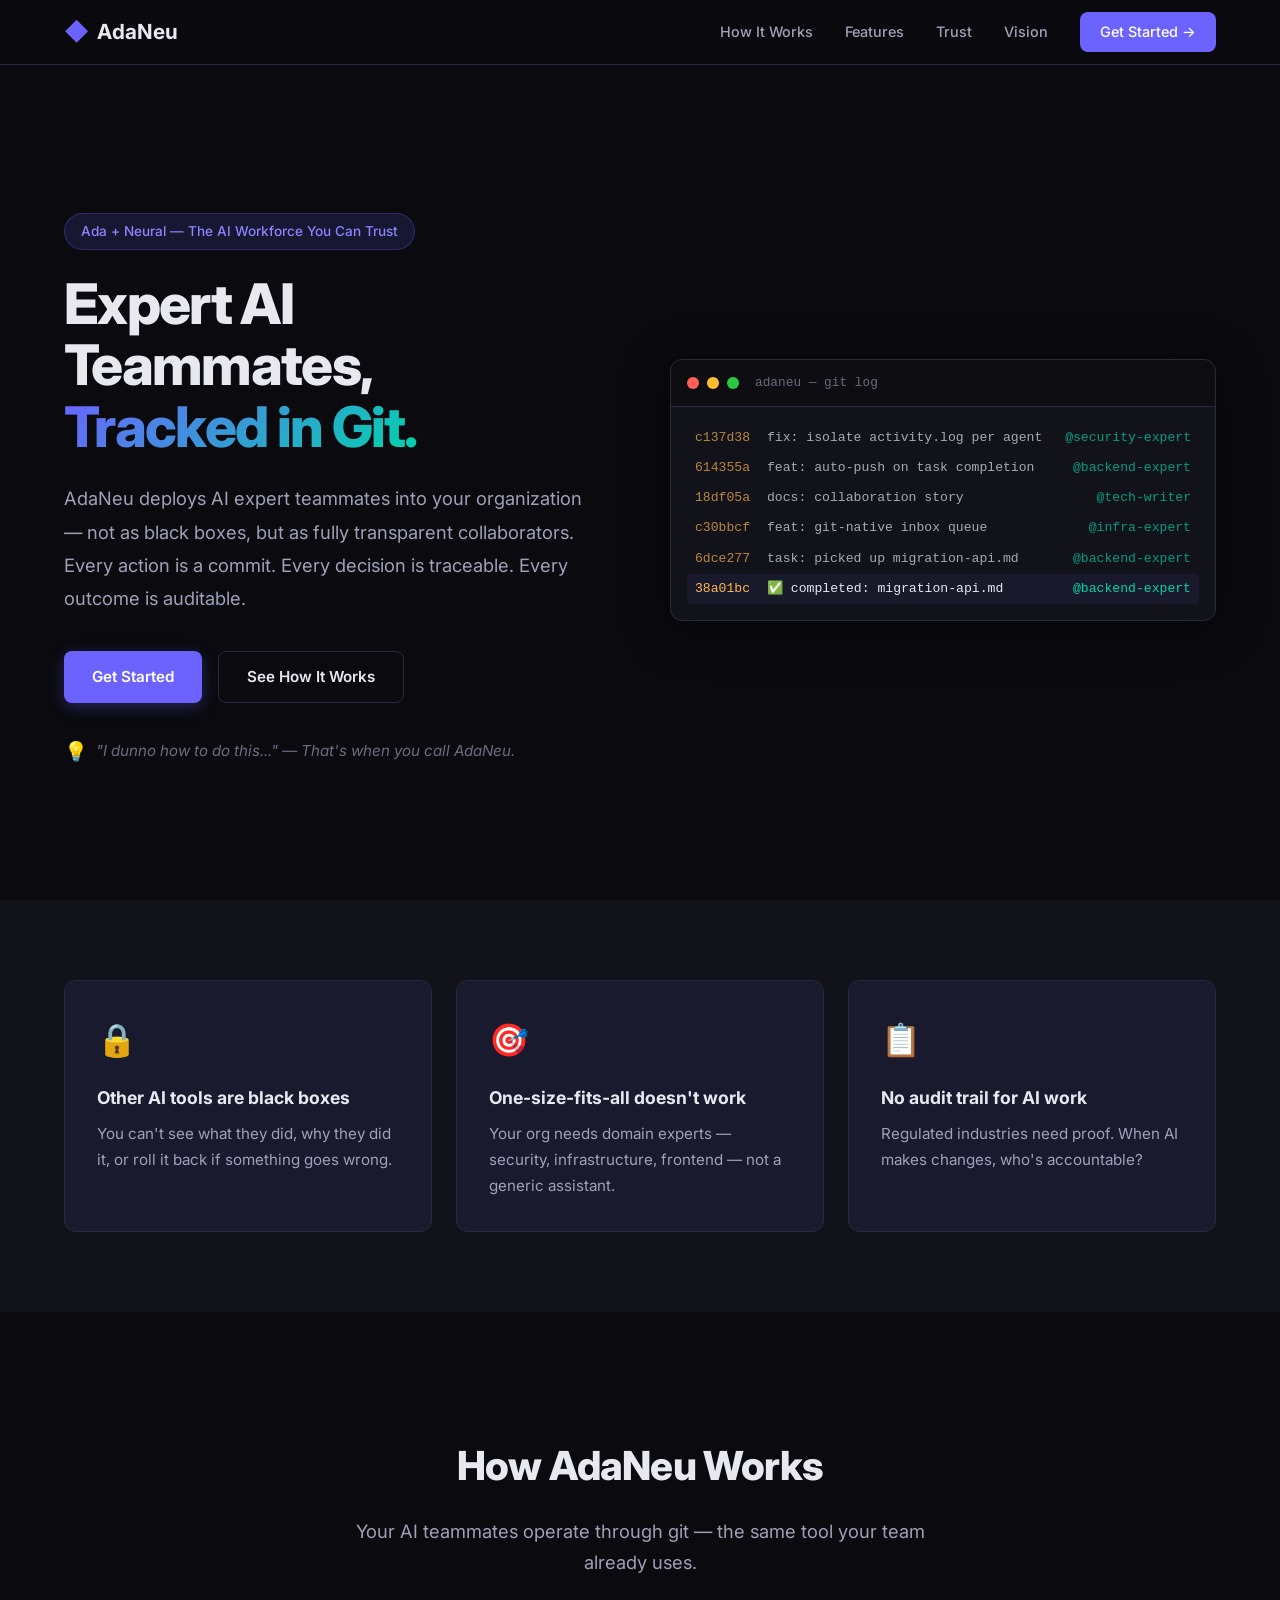
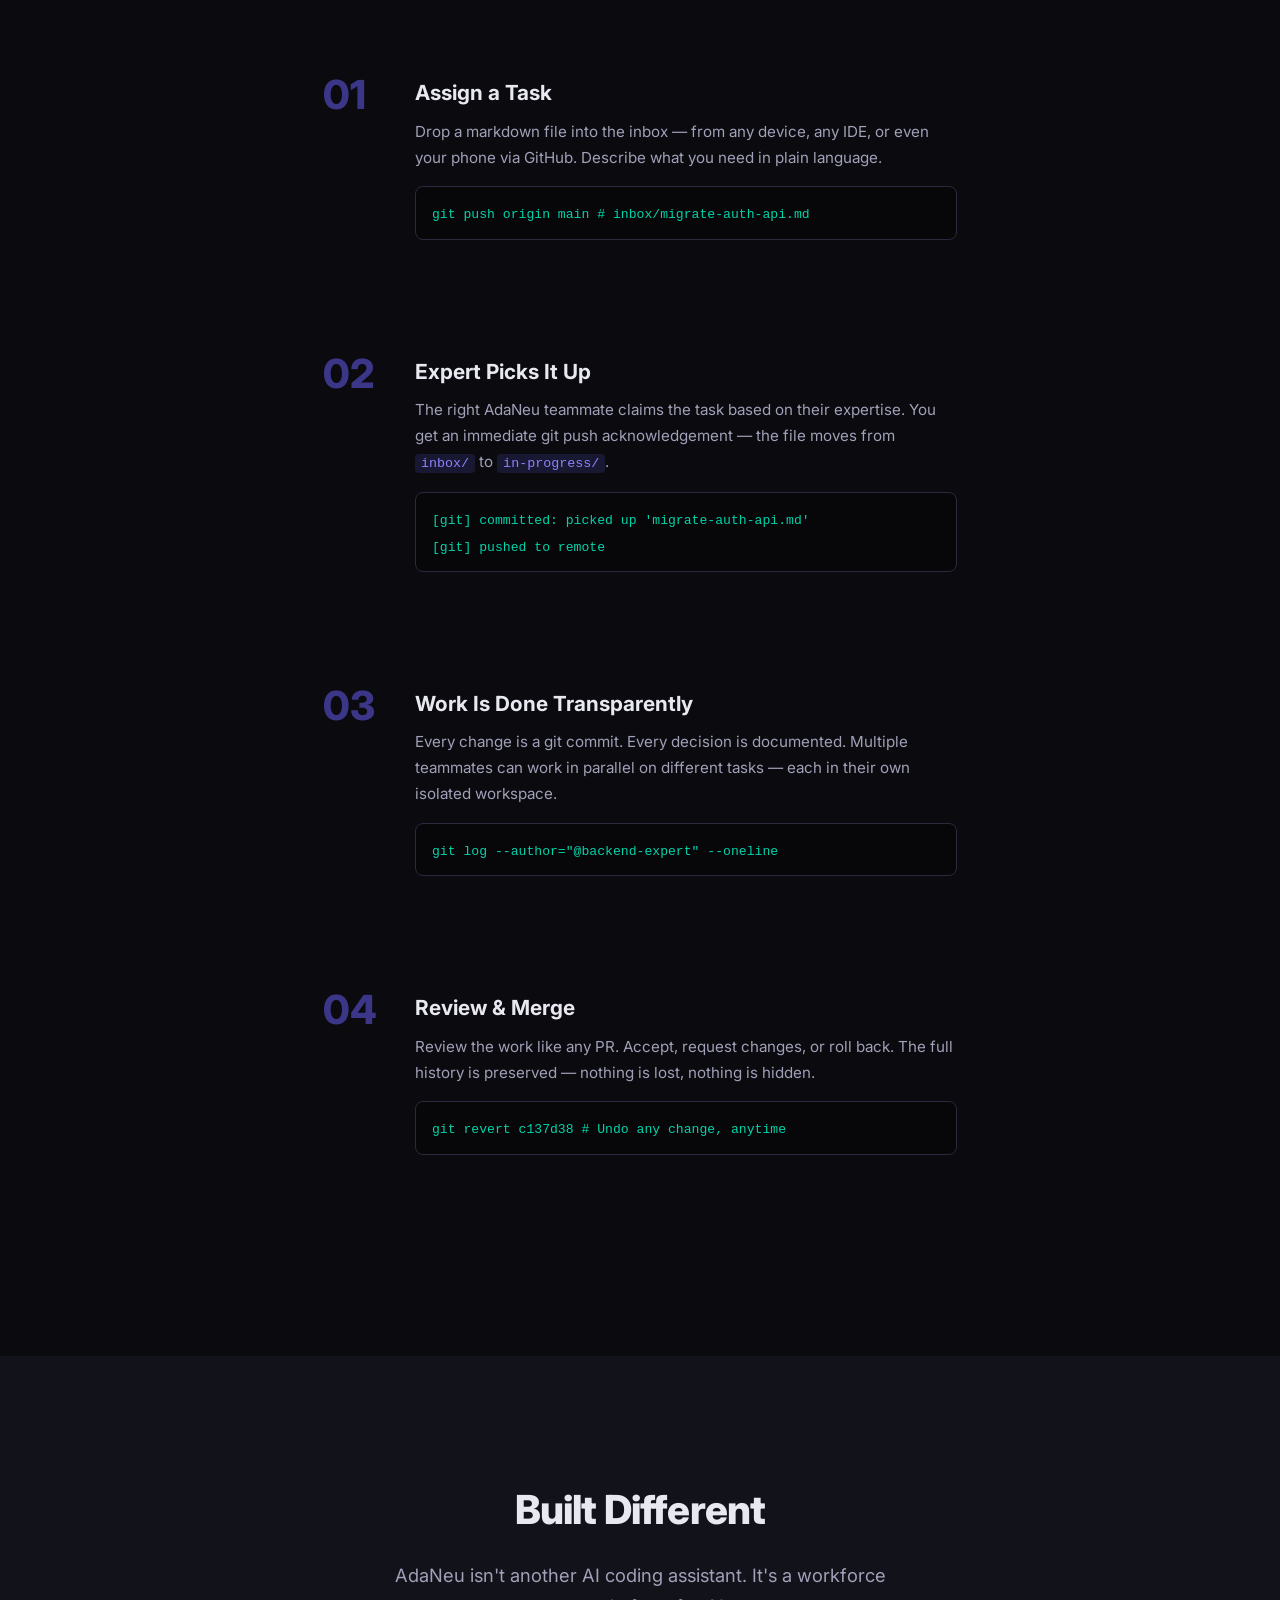
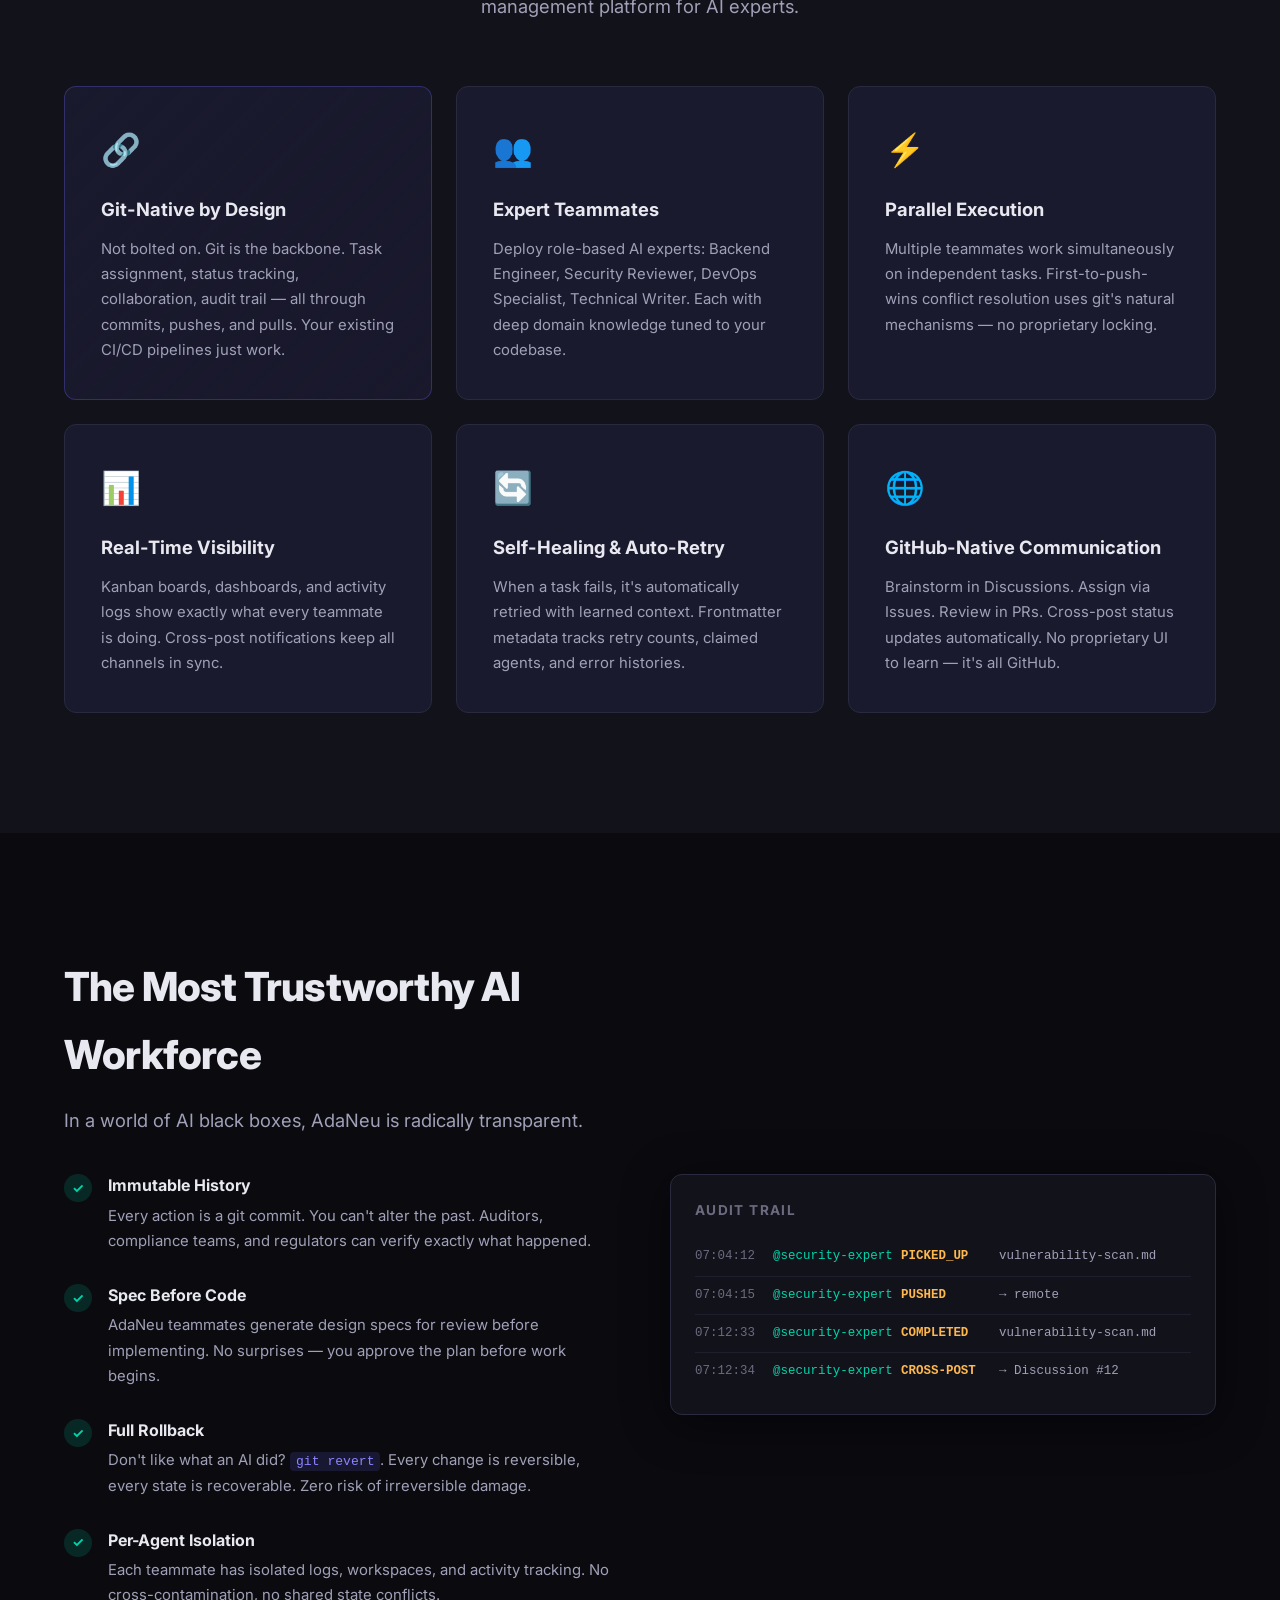
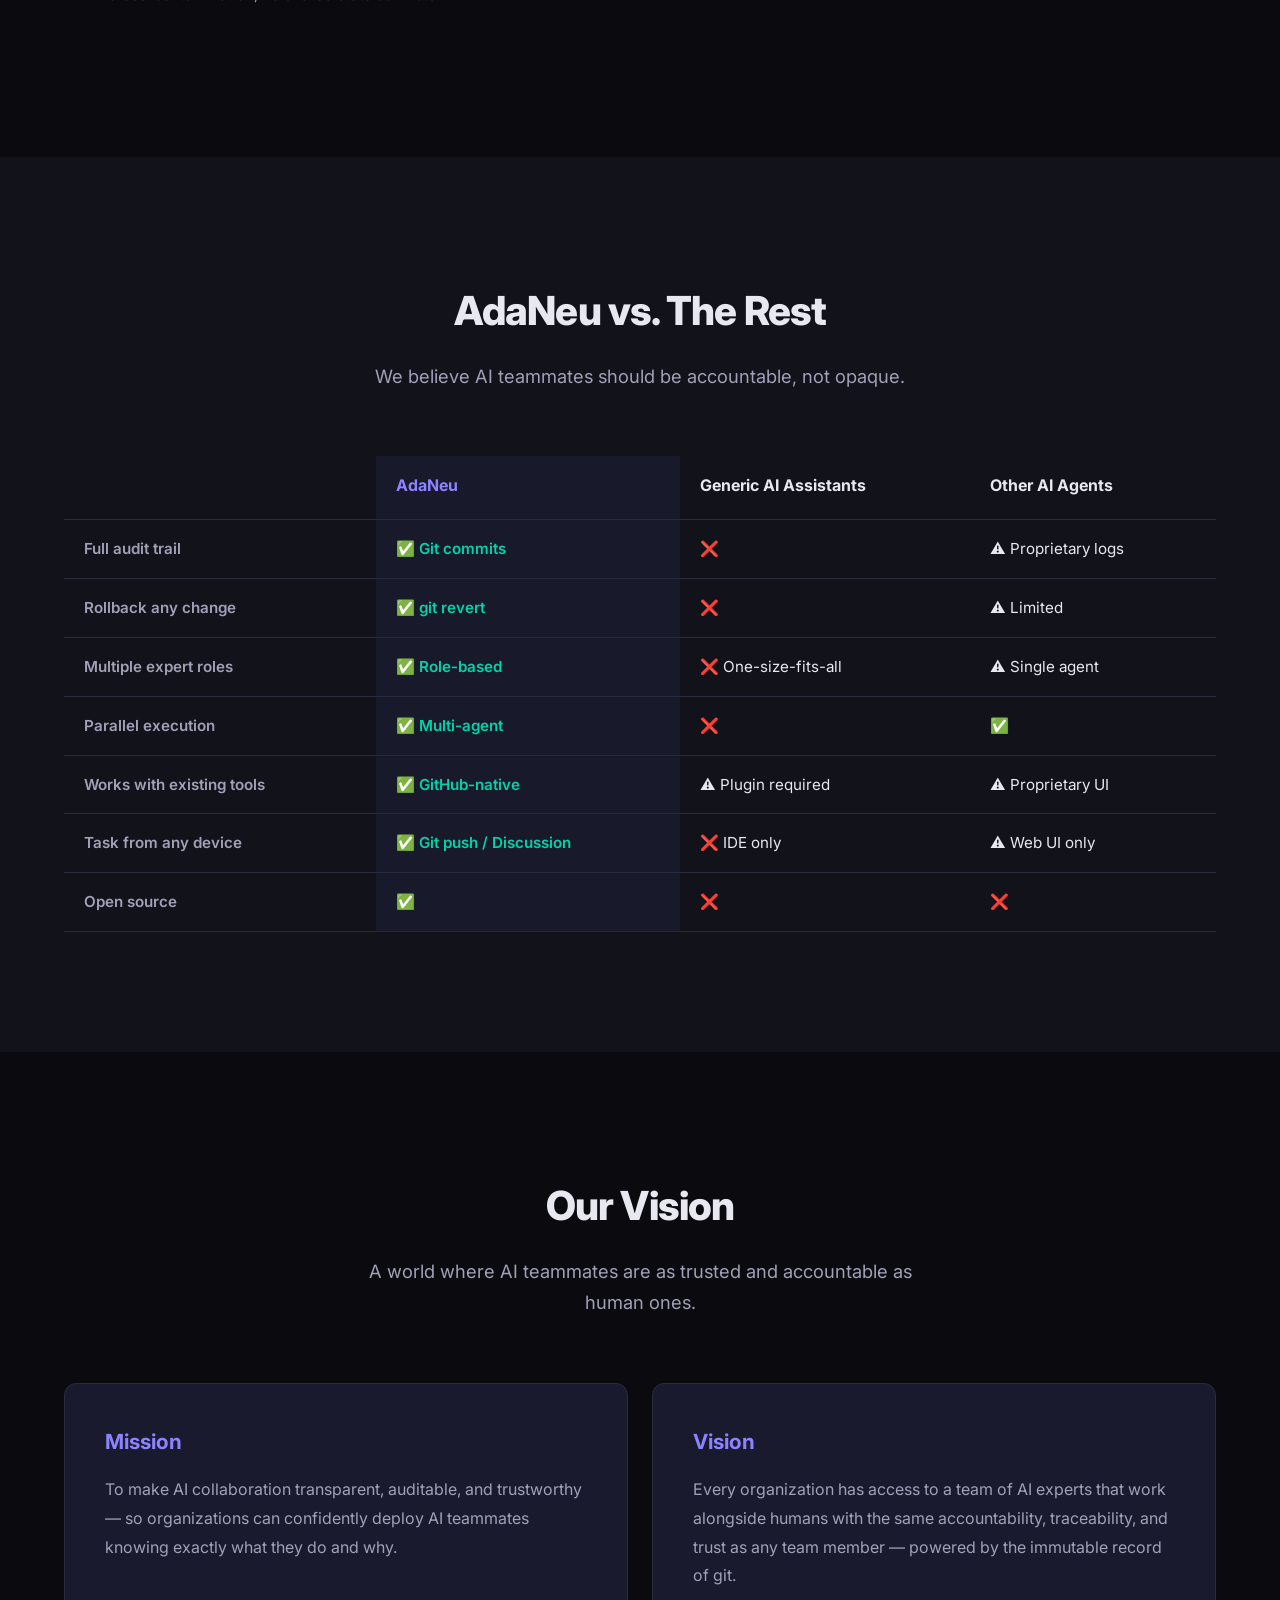
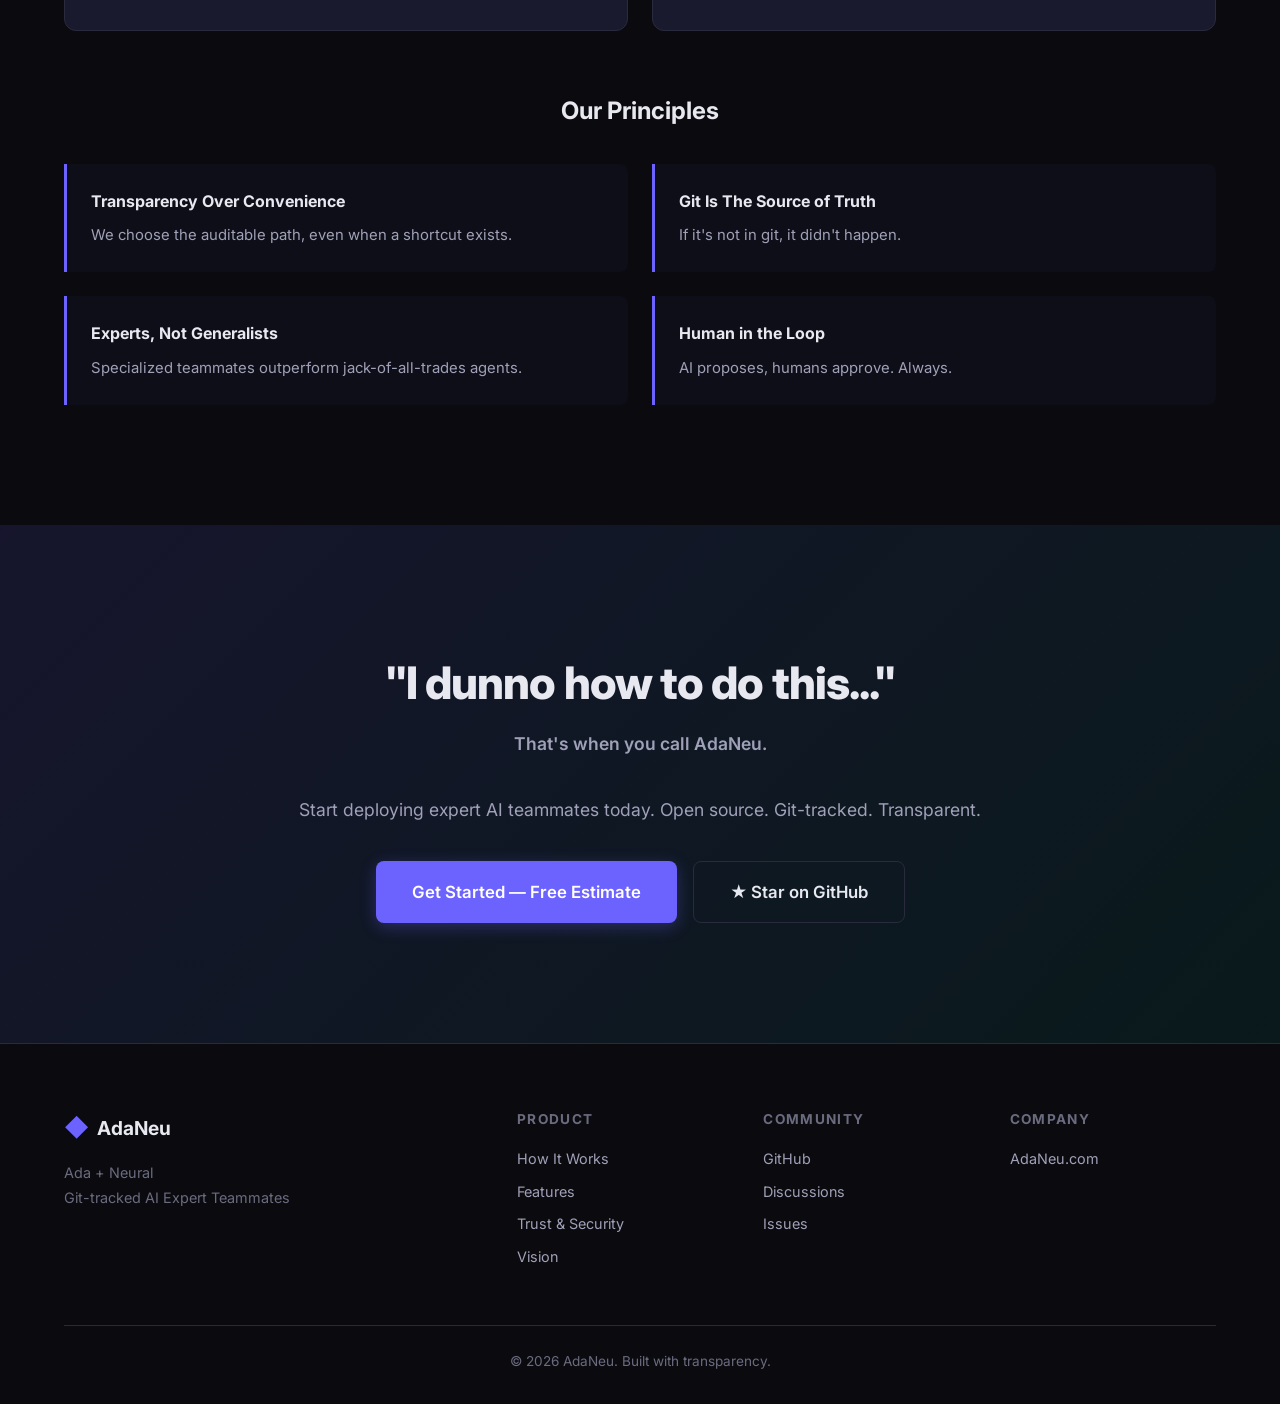
<file: index.html>
<!DOCTYPE html>
<html lang="en">
<head>
    <meta charset="UTF-8">
    <meta name="viewport" content="width=device-width, initial-scale=1.0">
    <title>AdaNeu — AI Expert Teammates for Organizations</title>
    <meta name="description" content="AdaNeu provides git-tracked AI expert teammates that integrate into your organization as a transparent, auditable workforce. Every action is a commit. Every decision is traceable.">
    <link rel="preconnect" href="https://fonts.googleapis.com">
    <link rel="preconnect" href="https://fonts.gstatic.com" crossorigin>
    <link href="https://fonts.googleapis.com/css2?family=Inter:wght@300;400;500;600;700;800&display=swap" rel="stylesheet">
    <link rel="stylesheet" href="style.css">
    <link rel="icon" type="image/svg+xml" href="favicon.svg">
</head>
<body>
    <!-- Navigation -->
    <nav class="nav">
        <div class="nav-container">
            <a href="/" class="nav-logo">
                <span class="logo-icon">◆</span>
                <span class="logo-text">AdaNeu</span>
            </a>
            <div class="nav-links">
                <a href="#how-it-works">How It Works</a>
                <a href="#features">Features</a>
                <a href="#trust">Trust</a>
                <a href="#vision">Vision</a>
                <a href="get-started.html" class="nav-cta">Get Started →</a>
            </div>
            <button class="nav-mobile-toggle" aria-label="Toggle menu">
                <span></span>
                <span></span>
                <span></span>
            </button>
        </div>
    </nav>

    <!-- Hero Section -->
    <section class="hero">
        <div class="hero-container">
            <div class="hero-badge">Ada + Neural — The AI Workforce You Can Trust</div>
            <h1 class="hero-title">
                Expert AI Teammates,<br>
                <span class="hero-highlight">Tracked in Git.</span>
            </h1>
            <p class="hero-subtitle">
                AdaNeu deploys AI expert teammates into your organization — not as black boxes, 
                but as fully transparent collaborators. Every action is a commit. 
                Every decision is traceable. Every outcome is auditable.
            </p>
            <div class="hero-cta-group">
                <a href="get-started.html" class="btn btn-primary">
                    Get Started
                </a>
                <a href="#how-it-works" class="btn btn-secondary">
                    See How It Works
                </a>
            </div>
            <div class="hero-tagline">
                <span class="hero-tagline-icon">💡</span>
                <em>"I dunno how to do this..." — That's when you call AdaNeu.</em>
            </div>
        </div>
        <div class="hero-visual">
            <div class="terminal">
                <div class="terminal-header">
                    <span class="terminal-dot red"></span>
                    <span class="terminal-dot yellow"></span>
                    <span class="terminal-dot green"></span>
                    <span class="terminal-title">adaneu — git log</span>
                </div>
                <div class="terminal-body">
                    <div class="terminal-line">
                        <span class="t-hash">c137d38</span>
                        <span class="t-msg">fix: isolate activity.log per agent</span>
                        <span class="t-agent">@security-expert</span>
                    </div>
                    <div class="terminal-line">
                        <span class="t-hash">614355a</span>
                        <span class="t-msg">feat: auto-push on task completion</span>
                        <span class="t-agent">@backend-expert</span>
                    </div>
                    <div class="terminal-line">
                        <span class="t-hash">18df05a</span>
                        <span class="t-msg">docs: collaboration story</span>
                        <span class="t-agent">@tech-writer</span>
                    </div>
                    <div class="terminal-line">
                        <span class="t-hash">c30bbcf</span>
                        <span class="t-msg">feat: git-native inbox queue</span>
                        <span class="t-agent">@infra-expert</span>
                    </div>
                    <div class="terminal-line">
                        <span class="t-hash">6dce277</span>
                        <span class="t-msg">task: picked up migration-api.md</span>
                        <span class="t-agent">@backend-expert</span>
                    </div>
                    <div class="terminal-line active">
                        <span class="t-hash">38a01bc</span>
                        <span class="t-msg">✅ completed: migration-api.md</span>
                        <span class="t-agent">@backend-expert</span>
                    </div>
                </div>
            </div>
        </div>
    </section>

    <!-- Problem Section -->
    <section class="problem">
        <div class="container">
            <div class="problem-grid">
                <div class="problem-card">
                    <div class="problem-icon">🔒</div>
                    <h3>Other AI tools are black boxes</h3>
                    <p>You can't see what they did, why they did it, or roll it back if something goes wrong.</p>
                </div>
                <div class="problem-card">
                    <div class="problem-icon">🎯</div>
                    <h3>One-size-fits-all doesn't work</h3>
                    <p>Your org needs domain experts — security, infrastructure, frontend — not a generic assistant.</p>
                </div>
                <div class="problem-card">
                    <div class="problem-icon">📋</div>
                    <h3>No audit trail for AI work</h3>
                    <p>Regulated industries need proof. When AI makes changes, who's accountable?</p>
                </div>
            </div>
        </div>
    </section>

    <!-- How It Works -->
    <section id="how-it-works" class="how-it-works">
        <div class="container">
            <div class="section-header">
                <h2>How AdaNeu Works</h2>
                <p>Your AI teammates operate through git — the same tool your team already uses.</p>
            </div>
            <div class="steps">
                <div class="step">
                    <div class="step-number">01</div>
                    <div class="step-content">
                        <h3>Assign a Task</h3>
                        <p>Drop a markdown file into the inbox — from any device, any IDE, or even your phone via GitHub. Describe what you need in plain language.</p>
                        <div class="step-code">
                            <code>git push origin main  # inbox/migrate-auth-api.md</code>
                        </div>
                    </div>
                </div>
                <div class="step">
                    <div class="step-number">02</div>
                    <div class="step-content">
                        <h3>Expert Picks It Up</h3>
                        <p>The right AdaNeu teammate claims the task based on their expertise. You get an immediate git push acknowledgement — the file moves from <code>inbox/</code> to <code>in-progress/</code>.</p>
                        <div class="step-code">
                            <code>[git] committed: picked up 'migrate-auth-api.md'<br>[git] pushed to remote</code>
                        </div>
                    </div>
                </div>
                <div class="step">
                    <div class="step-number">03</div>
                    <div class="step-content">
                        <h3>Work Is Done Transparently</h3>
                        <p>Every change is a git commit. Every decision is documented. Multiple teammates can work in parallel on different tasks — each in their own isolated workspace.</p>
                        <div class="step-code">
                            <code>git log --author="@backend-expert" --oneline</code>
                        </div>
                    </div>
                </div>
                <div class="step">
                    <div class="step-number">04</div>
                    <div class="step-content">
                        <h3>Review &amp; Merge</h3>
                        <p>Review the work like any PR. Accept, request changes, or roll back. The full history is preserved — nothing is lost, nothing is hidden.</p>
                        <div class="step-code">
                            <code>git revert c137d38  # Undo any change, anytime</code>
                        </div>
                    </div>
                </div>
            </div>
        </div>
    </section>

    <!-- Features -->
    <section id="features" class="features">
        <div class="container">
            <div class="section-header">
                <h2>Built Different</h2>
                <p>AdaNeu isn't another AI coding assistant. It's a workforce management platform for AI experts.</p>
            </div>
            <div class="features-grid">
                <div class="feature-card feature-highlight">
                    <div class="feature-icon">🔗</div>
                    <h3>Git-Native by Design</h3>
                    <p>Not bolted on. Git is the backbone. Task assignment, status tracking, collaboration, audit trail — all through commits, pushes, and pulls. Your existing CI/CD pipelines just work.</p>
                </div>
                <div class="feature-card">
                    <div class="feature-icon">👥</div>
                    <h3>Expert Teammates</h3>
                    <p>Deploy role-based AI experts: Backend Engineer, Security Reviewer, DevOps Specialist, Technical Writer. Each with deep domain knowledge tuned to your codebase.</p>
                </div>
                <div class="feature-card">
                    <div class="feature-icon">⚡</div>
                    <h3>Parallel Execution</h3>
                    <p>Multiple teammates work simultaneously on independent tasks. First-to-push-wins conflict resolution uses git's natural mechanisms — no proprietary locking.</p>
                </div>
                <div class="feature-card">
                    <div class="feature-icon">📊</div>
                    <h3>Real-Time Visibility</h3>
                    <p>Kanban boards, dashboards, and activity logs show exactly what every teammate is doing. Cross-post notifications keep all channels in sync.</p>
                </div>
                <div class="feature-card">
                    <div class="feature-icon">🔄</div>
                    <h3>Self-Healing &amp; Auto-Retry</h3>
                    <p>When a task fails, it's automatically retried with learned context. Frontmatter metadata tracks retry counts, claimed agents, and error histories.</p>
                </div>
                <div class="feature-card">
                    <div class="feature-icon">🌐</div>
                    <h3>GitHub-Native Communication</h3>
                    <p>Brainstorm in Discussions. Assign via Issues. Review in PRs. Cross-post status updates automatically. No proprietary UI to learn — it's all GitHub.</p>
                </div>
            </div>
        </div>
    </section>

    <!-- Trust Section -->
    <section id="trust" class="trust">
        <div class="container">
            <div class="trust-grid">
                <div class="trust-content">
                    <h2>The Most Trustworthy AI Workforce</h2>
                    <p class="trust-lead">In a world of AI black boxes, AdaNeu is radically transparent.</p>
                    <div class="trust-points">
                        <div class="trust-point">
                            <div class="trust-check">✓</div>
                            <div>
                                <strong>Immutable History</strong>
                                <p>Every action is a git commit. You can't alter the past. Auditors, compliance teams, and regulators can verify exactly what happened.</p>
                            </div>
                        </div>
                        <div class="trust-point">
                            <div class="trust-check">✓</div>
                            <div>
                                <strong>Spec Before Code</strong>
                                <p>AdaNeu teammates generate design specs for review before implementing. No surprises — you approve the plan before work begins.</p>
                            </div>
                        </div>
                        <div class="trust-point">
                            <div class="trust-check">✓</div>
                            <div>
                                <strong>Full Rollback</strong>
                                <p>Don't like what an AI did? <code>git revert</code>. Every change is reversible, every state is recoverable. Zero risk of irreversible damage.</p>
                            </div>
                        </div>
                        <div class="trust-point">
                            <div class="trust-check">✓</div>
                            <div>
                                <strong>Per-Agent Isolation</strong>
                                <p>Each teammate has isolated logs, workspaces, and activity tracking. No cross-contamination, no shared state conflicts.</p>
                            </div>
                        </div>
                    </div>
                </div>
                <div class="trust-visual">
                    <div class="audit-card">
                        <h4>Audit Trail</h4>
                        <div class="audit-entry">
                            <span class="audit-time">07:04:12</span>
                            <span class="audit-agent">@security-expert</span>
                            <span class="audit-action">PICKED_UP</span>
                            <span class="audit-task">vulnerability-scan.md</span>
                        </div>
                        <div class="audit-entry">
                            <span class="audit-time">07:04:15</span>
                            <span class="audit-agent">@security-expert</span>
                            <span class="audit-action">PUSHED</span>
                            <span class="audit-task">→ remote</span>
                        </div>
                        <div class="audit-entry">
                            <span class="audit-time">07:12:33</span>
                            <span class="audit-agent">@security-expert</span>
                            <span class="audit-action">COMPLETED</span>
                            <span class="audit-task">vulnerability-scan.md</span>
                        </div>
                        <div class="audit-entry">
                            <span class="audit-time">07:12:34</span>
                            <span class="audit-agent">@security-expert</span>
                            <span class="audit-action">CROSS-POST</span>
                            <span class="audit-task">→ Discussion #12</span>
                        </div>
                    </div>
                </div>
            </div>
        </div>
    </section>

    <!-- Comparison -->
    <section class="comparison">
        <div class="container">
            <div class="section-header">
                <h2>AdaNeu vs. The Rest</h2>
                <p>We believe AI teammates should be accountable, not opaque.</p>
            </div>
            <div class="comparison-table-wrapper">
                <table class="comparison-table">
                    <thead>
                        <tr>
                            <th></th>
                            <th class="highlight-col">AdaNeu</th>
                            <th>Generic AI Assistants</th>
                            <th>Other AI Agents</th>
                        </tr>
                    </thead>
                    <tbody>
                        <tr>
                            <td>Full audit trail</td>
                            <td class="highlight-col">✅ Git commits</td>
                            <td>❌</td>
                            <td>⚠️ Proprietary logs</td>
                        </tr>
                        <tr>
                            <td>Rollback any change</td>
                            <td class="highlight-col">✅ git revert</td>
                            <td>❌</td>
                            <td>⚠️ Limited</td>
                        </tr>
                        <tr>
                            <td>Multiple expert roles</td>
                            <td class="highlight-col">✅ Role-based</td>
                            <td>❌ One-size-fits-all</td>
                            <td>⚠️ Single agent</td>
                        </tr>
                        <tr>
                            <td>Parallel execution</td>
                            <td class="highlight-col">✅ Multi-agent</td>
                            <td>❌</td>
                            <td>✅</td>
                        </tr>
                        <tr>
                            <td>Works with existing tools</td>
                            <td class="highlight-col">✅ GitHub-native</td>
                            <td>⚠️ Plugin required</td>
                            <td>⚠️ Proprietary UI</td>
                        </tr>
                        <tr>
                            <td>Task from any device</td>
                            <td class="highlight-col">✅ Git push / Discussion</td>
                            <td>❌ IDE only</td>
                            <td>⚠️ Web UI only</td>
                        </tr>
                        <tr>
                            <td>Open source</td>
                            <td class="highlight-col">✅</td>
                            <td>❌</td>
                            <td>❌</td>
                        </tr>
                    </tbody>
                </table>
            </div>
        </div>
    </section>

    <!-- Vision Section -->
    <section id="vision" class="vision">
        <div class="container">
            <div class="section-header">
                <h2>Our Vision</h2>
                <p>A world where AI teammates are as trusted and accountable as human ones.</p>
            </div>
            <div class="vision-content">
                <div class="vision-mission">
                    <div class="vision-card">
                        <h3>Mission</h3>
                        <p>To make AI collaboration transparent, auditable, and trustworthy — so organizations can confidently deploy AI teammates knowing exactly what they do and why.</p>
                    </div>
                    <div class="vision-card">
                        <h3>Vision</h3>
                        <p>Every organization has access to a team of AI experts that work alongside humans with the same accountability, traceability, and trust as any team member — powered by the immutable record of git.</p>
                    </div>
                </div>
                <div class="vision-values">
                    <h3>Our Principles</h3>
                    <div class="values-grid">
                        <div class="value">
                            <strong>Transparency Over Convenience</strong>
                            <p>We choose the auditable path, even when a shortcut exists.</p>
                        </div>
                        <div class="value">
                            <strong>Git Is The Source of Truth</strong>
                            <p>If it's not in git, it didn't happen.</p>
                        </div>
                        <div class="value">
                            <strong>Experts, Not Generalists</strong>
                            <p>Specialized teammates outperform jack-of-all-trades agents.</p>
                        </div>
                        <div class="value">
                            <strong>Human in the Loop</strong>
                            <p>AI proposes, humans approve. Always.</p>
                        </div>
                    </div>
                </div>
            </div>
        </div>
    </section>

    <!-- CTA Section -->
    <section class="cta">
        <div class="container">
            <div class="cta-content">
                <h2>"I dunno how to do this..."</h2>
                <p class="cta-subtitle">That's when you call AdaNeu.</p>
                <p>Start deploying expert AI teammates today. Open source. Git-tracked. Transparent.</p>
                <div class="cta-buttons">
                    <a href="get-started.html" class="btn btn-primary btn-large">
                        Get Started — Free Estimate
                    </a>
                    <a href="https://github.com/claude-optima/adaneu" class="btn btn-secondary btn-large" target="_blank">
                        ★ Star on GitHub
                    </a>
                </div>
            </div>
        </div>
    </section>

    <!-- Footer -->
    <footer class="footer">
        <div class="container">
            <div class="footer-grid">
                <div class="footer-brand">
                    <div class="footer-logo">
                        <span class="logo-icon">◆</span>
                        <span class="logo-text">AdaNeu</span>
                    </div>
                    <p>Ada + Neural<br>Git-tracked AI Expert Teammates</p>
                </div>
                <div class="footer-links">
                    <h4>Product</h4>
                    <a href="#how-it-works">How It Works</a>
                    <a href="#features">Features</a>
                    <a href="#trust">Trust & Security</a>
                    <a href="#vision">Vision</a>
                </div>
                <div class="footer-links">
                    <h4>Community</h4>
                    <a href="https://github.com/claude-optima/adaneu" target="_blank">GitHub</a>
                    <a href="https://github.com/claude-optima/adaneu/discussions" target="_blank">Discussions</a>
                    <a href="https://github.com/claude-optima/adaneu/issues" target="_blank">Issues</a>
                </div>
                <div class="footer-links">
                    <h4>Company</h4>
                    <a href="https://adaneu.com">AdaNeu.com</a>
                </div>
            </div>
            <div class="footer-bottom">
                <p>&copy; 2026 AdaNeu. Built with transparency.</p>
            </div>
        </div>
    </footer>

    <script>
        // Mobile nav toggle
        document.querySelector('.nav-mobile-toggle').addEventListener('click', function() {
            document.querySelector('.nav-links').classList.toggle('active');
            this.classList.toggle('active');
        });

        // Smooth scroll for anchor links
        document.querySelectorAll('a[href^="#"]').forEach(anchor => {
            anchor.addEventListener('click', function(e) {
                e.preventDefault();
                const target = document.querySelector(this.getAttribute('href'));
                if (target) {
                    target.scrollIntoView({ behavior: 'smooth', block: 'start' });
                    document.querySelector('.nav-links').classList.remove('active');
                }
            });
        });

        // Intersection Observer for fade-in animations
        const observer = new IntersectionObserver((entries) => {
            entries.forEach(entry => {
                if (entry.isIntersecting) {
                    entry.target.classList.add('visible');
                }
            });
        }, { threshold: 0.1 });

        document.querySelectorAll('.step, .feature-card, .problem-card, .trust-point, .value, .vision-card').forEach(el => {
            el.classList.add('fade-in');
            observer.observe(el);
        });
    </script>
</body>
</html>
</file>
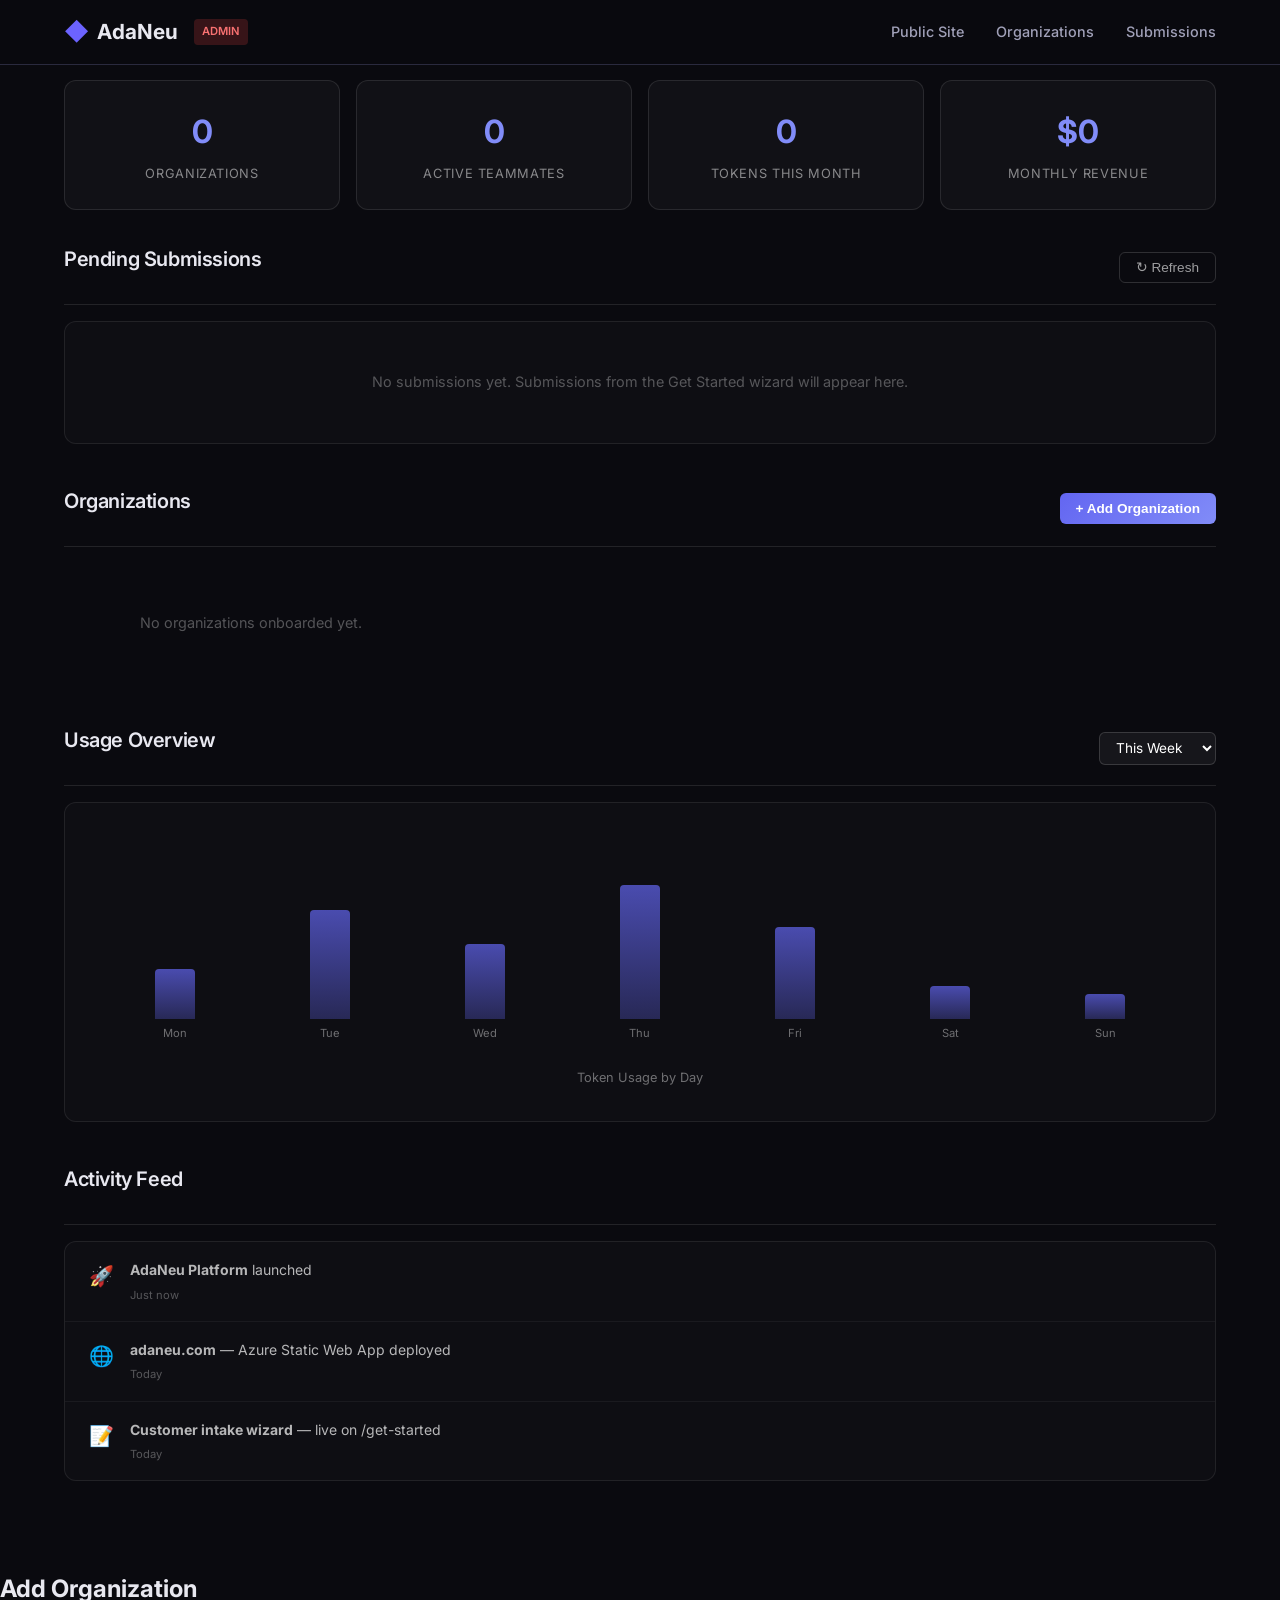
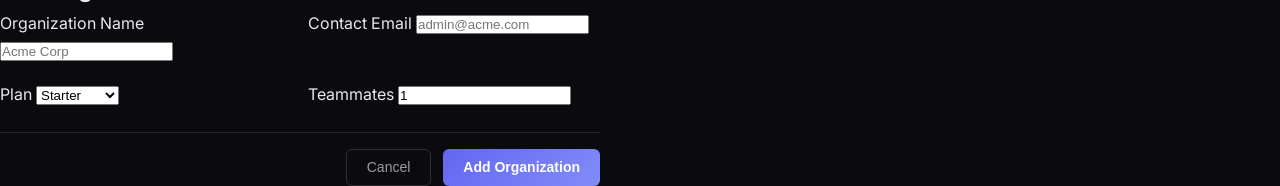
<file: admin.html>
<!DOCTYPE html>
<html lang="en">
<head>
    <meta charset="UTF-8">
    <meta name="viewport" content="width=device-width, initial-scale=1.0">
    <title>Admin Dashboard — AdaNeu</title>
    <link rel="preconnect" href="https://fonts.googleapis.com">
    <link rel="preconnect" href="https://fonts.gstatic.com" crossorigin>
    <link href="https://fonts.googleapis.com/css2?family=Inter:wght@300;400;500;600;700;800&display=swap" rel="stylesheet">
    <link rel="stylesheet" href="style.css">
    <link rel="stylesheet" href="dashboard.css">
    <link rel="icon" type="image/svg+xml" href="favicon.svg">
</head>
<body>
    <!-- Navigation -->
    <nav class="nav">
        <div class="nav-container">
            <a href="/" class="nav-logo">
                <span class="logo-icon">◆</span>
                <span class="logo-text">AdaNeu</span>
                <span class="nav-badge">Admin</span>
            </a>
            <div class="nav-links">
                <a href="/">Public Site</a>
                <a href="#organizations">Organizations</a>
                <a href="#submissions">Submissions</a>
            </div>
        </div>
    </nav>

    <main class="dashboard-main">
        <!-- Stats Overview -->
        <section class="stats-bar">
            <div class="stat-card">
                <div class="stat-value" id="totalOrgs">0</div>
                <div class="stat-label">Organizations</div>
            </div>
            <div class="stat-card">
                <div class="stat-value" id="totalTeammates">0</div>
                <div class="stat-label">Active Teammates</div>
            </div>
            <div class="stat-card">
                <div class="stat-value" id="totalTokens">0</div>
                <div class="stat-label">Tokens This Month</div>
            </div>
            <div class="stat-card">
                <div class="stat-value" id="totalRevenue">$0</div>
                <div class="stat-label">Monthly Revenue</div>
            </div>
        </section>

        <!-- Pending Submissions -->
        <section class="dashboard-section" id="submissions">
            <div class="section-header">
                <h2>Pending Submissions</h2>
                <button class="btn-refresh" onclick="loadSubmissions()">↻ Refresh</button>
            </div>
            <div class="submissions-table" id="submissionsTable">
                <div class="empty-state">No submissions yet. Submissions from the Get Started wizard will appear here.</div>
            </div>
        </section>

        <!-- Organizations -->
        <section class="dashboard-section" id="organizations">
            <div class="section-header">
                <h2>Organizations</h2>
                <button class="btn-action" onclick="showAddOrg()">+ Add Organization</button>
            </div>
            <div class="org-grid" id="orgGrid">
                <div class="empty-state">No organizations onboarded yet.</div>
            </div>
        </section>

        <!-- Usage Tracking -->
        <section class="dashboard-section">
            <div class="section-header">
                <h2>Usage Overview</h2>
                <select id="usagePeriod" onchange="updateUsageView()">
                    <option value="today">Today</option>
                    <option value="week" selected>This Week</option>
                    <option value="month">This Month</option>
                </select>
            </div>
            <div class="usage-chart" id="usageChart">
                <div class="chart-placeholder">
                    <div class="chart-bars">
                        <div class="chart-bar" style="height: 30%"><span>Mon</span></div>
                        <div class="chart-bar" style="height: 65%"><span>Tue</span></div>
                        <div class="chart-bar" style="height: 45%"><span>Wed</span></div>
                        <div class="chart-bar" style="height: 80%"><span>Thu</span></div>
                        <div class="chart-bar" style="height: 55%"><span>Fri</span></div>
                        <div class="chart-bar" style="height: 20%"><span>Sat</span></div>
                        <div class="chart-bar" style="height: 15%"><span>Sun</span></div>
                    </div>
                    <div class="chart-label">Token Usage by Day</div>
                </div>
            </div>
        </section>

        <!-- Activity Feed -->
        <section class="dashboard-section">
            <div class="section-header">
                <h2>Activity Feed</h2>
            </div>
            <div class="activity-feed" id="activityFeed">
                <div class="activity-item">
                    <div class="activity-icon">🚀</div>
                    <div class="activity-content">
                        <strong>AdaNeu Platform</strong> launched
                        <div class="activity-time">Just now</div>
                    </div>
                </div>
                <div class="activity-item">
                    <div class="activity-icon">🌐</div>
                    <div class="activity-content">
                        <strong>adaneu.com</strong> — Azure Static Web App deployed
                        <div class="activity-time">Today</div>
                    </div>
                </div>
                <div class="activity-item">
                    <div class="activity-icon">📝</div>
                    <div class="activity-content">
                        <strong>Customer intake wizard</strong> — live on /get-started
                        <div class="activity-time">Today</div>
                    </div>
                </div>
            </div>
        </section>
    </main>

    <!-- Add Organization Modal -->
    <div class="modal-overlay" id="addOrgModal">
        <div class="modal-content modal-wide">
            <h2>Add Organization</h2>
            <div class="form-row">
                <div class="form-group">
                    <label>Organization Name</label>
                    <input type="text" id="newOrgName" placeholder="Acme Corp">
                </div>
                <div class="form-group">
                    <label>Contact Email</label>
                    <input type="email" id="newOrgEmail" placeholder="admin@acme.com">
                </div>
            </div>
            <div class="form-row">
                <div class="form-group">
                    <label>Plan</label>
                    <select id="newOrgPlan">
                        <option value="starter">Starter</option>
                        <option value="business">Business</option>
                        <option value="enterprise">Enterprise</option>
                    </select>
                </div>
                <div class="form-group">
                    <label>Teammates</label>
                    <input type="number" id="newOrgTeammates" value="1" min="1">
                </div>
            </div>
            <div class="modal-actions">
                <button class="btn-cancel" onclick="hideAddOrg()">Cancel</button>
                <button class="btn-save" onclick="addOrganization()">Add Organization</button>
            </div>
        </div>
    </div>

    <script src="dashboard.js"></script>
</body>
</html>
</file>
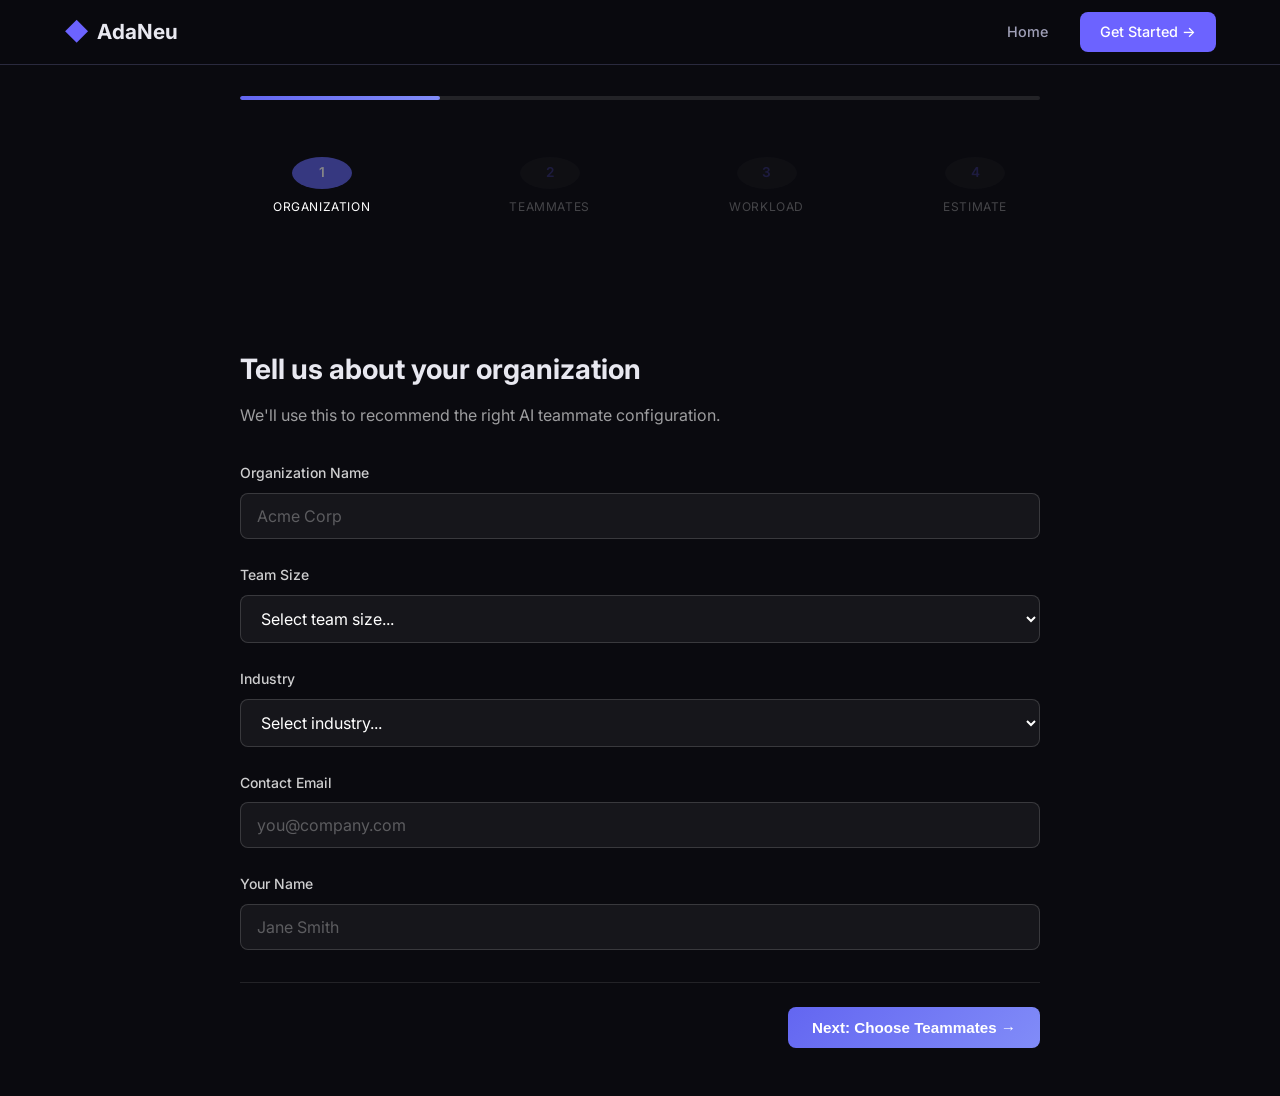
<file: get-started.html>
<!DOCTYPE html>
<html lang="en">
<head>
    <meta charset="UTF-8">
    <meta name="viewport" content="width=device-width, initial-scale=1.0">
    <title>Get Started — AdaNeu</title>
    <meta name="description" content="Set up your AI expert teammates. Walk through our wizard to configure your needs and get an instant estimate.">
    <link rel="preconnect" href="https://fonts.googleapis.com">
    <link rel="preconnect" href="https://fonts.gstatic.com" crossorigin>
    <link href="https://fonts.googleapis.com/css2?family=Inter:wght@300;400;500;600;700;800&display=swap" rel="stylesheet">
    <link rel="stylesheet" href="style.css">
    <link rel="stylesheet" href="wizard.css">
    <link rel="icon" type="image/svg+xml" href="favicon.svg">
</head>
<body>
    <!-- Navigation -->
    <nav class="nav">
        <div class="nav-container">
            <a href="/" class="nav-logo">
                <span class="logo-icon">◆</span>
                <span class="logo-text">AdaNeu</span>
            </a>
            <div class="nav-links">
                <a href="/">Home</a>
                <a href="#" class="nav-cta">Get Started →</a>
            </div>
        </div>
    </nav>

    <!-- Wizard Container -->
    <main class="wizard-main">
        <div class="wizard-container">
            <!-- Progress Bar -->
            <div class="wizard-progress">
                <div class="progress-bar">
                    <div class="progress-fill" id="progressFill"></div>
                </div>
                <div class="progress-steps">
                    <div class="step active" data-step="1">
                        <span class="step-number">1</span>
                        <span class="step-label">Organization</span>
                    </div>
                    <div class="step" data-step="2">
                        <span class="step-number">2</span>
                        <span class="step-label">Teammates</span>
                    </div>
                    <div class="step" data-step="3">
                        <span class="step-number">3</span>
                        <span class="step-label">Workload</span>
                    </div>
                    <div class="step" data-step="4">
                        <span class="step-number">4</span>
                        <span class="step-label">Estimate</span>
                    </div>
                </div>
            </div>

            <!-- Step 1: Organization Info -->
            <div class="wizard-step active" id="step1">
                <div class="step-header">
                    <h2>Tell us about your organization</h2>
                    <p>We'll use this to recommend the right AI teammate configuration.</p>
                </div>
                <div class="form-group">
                    <label for="orgName">Organization Name</label>
                    <input type="text" id="orgName" placeholder="Acme Corp" required>
                </div>
                <div class="form-group">
                    <label for="orgSize">Team Size</label>
                    <select id="orgSize">
                        <option value="">Select team size...</option>
                        <option value="1-10">1–10 people</option>
                        <option value="11-50">11–50 people</option>
                        <option value="51-200">51–200 people</option>
                        <option value="201-1000">201–1,000 people</option>
                        <option value="1000+">1,000+ people</option>
                    </select>
                </div>
                <div class="form-group">
                    <label for="industry">Industry</label>
                    <select id="industry">
                        <option value="">Select industry...</option>
                        <option value="technology">Technology / Software</option>
                        <option value="finance">Finance / Banking</option>
                        <option value="healthcare">Healthcare</option>
                        <option value="education">Education</option>
                        <option value="government">Government</option>
                        <option value="consulting">Consulting / Professional Services</option>
                        <option value="manufacturing">Manufacturing</option>
                        <option value="retail">Retail / E-commerce</option>
                        <option value="other">Other</option>
                    </select>
                </div>
                <div class="form-group">
                    <label for="contactEmail">Contact Email</label>
                    <input type="email" id="contactEmail" placeholder="you@company.com" required>
                </div>
                <div class="form-group">
                    <label for="contactName">Your Name</label>
                    <input type="text" id="contactName" placeholder="Jane Smith" required>
                </div>
                <div class="wizard-actions">
                    <div></div>
                    <button class="btn-next" onclick="nextStep(1)">Next: Choose Teammates →</button>
                </div>
            </div>

            <!-- Step 2: Teammate Selection -->
            <div class="wizard-step" id="step2">
                <div class="step-header">
                    <h2>Choose your AI expert teammates</h2>
                    <p>Select the roles you need. Each teammate is a specialized AI expert with deep domain knowledge.</p>
                </div>
                <div class="teammate-grid">
                    <div class="teammate-card" data-role="developer" onclick="toggleTeammate(this)">
                        <div class="teammate-icon">👩‍💻</div>
                        <h3>Software Developer</h3>
                        <p>Full-stack development, code reviews, architecture decisions, bug fixes, testing.</p>
                        <div class="teammate-tokens">~2M tokens/day avg</div>
                        <div class="teammate-check">✓</div>
                    </div>
                    <div class="teammate-card" data-role="analyst" onclick="toggleTeammate(this)">
                        <div class="teammate-icon">📊</div>
                        <h3>Data Analyst</h3>
                        <p>Data processing, reports, dashboards, SQL queries, insights extraction.</p>
                        <div class="teammate-tokens">~1.5M tokens/day avg</div>
                        <div class="teammate-check">✓</div>
                    </div>
                    <div class="teammate-card" data-role="writer" onclick="toggleTeammate(this)">
                        <div class="teammate-icon">✍️</div>
                        <h3>Technical Writer</h3>
                        <p>Documentation, API docs, user guides, knowledge base articles, blog posts.</p>
                        <div class="teammate-tokens">~1M tokens/day avg</div>
                        <div class="teammate-check">✓</div>
                    </div>
                    <div class="teammate-card" data-role="devops" onclick="toggleTeammate(this)">
                        <div class="teammate-icon">🔧</div>
                        <h3>DevOps Engineer</h3>
                        <p>CI/CD pipelines, infrastructure as code, monitoring, deployments, cloud management.</p>
                        <div class="teammate-tokens">~1.8M tokens/day avg</div>
                        <div class="teammate-check">✓</div>
                    </div>
                    <div class="teammate-card" data-role="security" onclick="toggleTeammate(this)">
                        <div class="teammate-icon">🔒</div>
                        <h3>Security Analyst</h3>
                        <p>Code audits, vulnerability assessment, compliance checks, security policies.</p>
                        <div class="teammate-tokens">~1.2M tokens/day avg</div>
                        <div class="teammate-check">✓</div>
                    </div>
                    <div class="teammate-card" data-role="pm" onclick="toggleTeammate(this)">
                        <div class="teammate-icon">📋</div>
                        <h3>Project Manager</h3>
                        <p>Task breakdown, sprint planning, status reports, stakeholder communication.</p>
                        <div class="teammate-tokens">~800K tokens/day avg</div>
                        <div class="teammate-check">✓</div>
                    </div>
                    <div class="teammate-card" data-role="researcher" onclick="toggleTeammate(this)">
                        <div class="teammate-icon">🔬</div>
                        <h3>Research Analyst</h3>
                        <p>Market research, competitive analysis, trend reports, literature reviews.</p>
                        <div class="teammate-tokens">~1.5M tokens/day avg</div>
                        <div class="teammate-check">✓</div>
                    </div>
                    <div class="teammate-card" data-role="support" onclick="toggleTeammate(this)">
                        <div class="teammate-icon">💬</div>
                        <h3>Customer Support</h3>
                        <p>Ticket triage, response drafting, FAQ management, escalation handling.</p>
                        <div class="teammate-tokens">~1M tokens/day avg</div>
                        <div class="teammate-check">✓</div>
                    </div>
                </div>
                <div class="selected-count" id="selectedCount">0 teammates selected</div>
                <div class="wizard-actions">
                    <button class="btn-back" onclick="prevStep(2)">← Back</button>
                    <button class="btn-next" onclick="nextStep(2)">Next: Configure Workload →</button>
                </div>
            </div>

            <!-- Step 3: Workload Configuration -->
            <div class="wizard-step" id="step3">
                <div class="step-header">
                    <h2>Configure your workload</h2>
                    <p>Adjust how your AI teammates operate to match your needs and budget.</p>
                </div>
                <div class="workload-config">
                    <div class="config-section">
                        <h3>Availability</h3>
                        <div class="config-options">
                            <label class="radio-card">
                                <input type="radio" name="availability" value="business" checked>
                                <div class="radio-content">
                                    <strong>Business Hours</strong>
                                    <p>8 hours/day, 5 days/week (40 hrs/week)</p>
                                    <span class="config-badge">Most Popular</span>
                                </div>
                            </label>
                            <label class="radio-card">
                                <input type="radio" name="availability" value="extended">
                                <div class="radio-content">
                                    <strong>Extended Hours</strong>
                                    <p>12 hours/day, 7 days/week (84 hrs/week)</p>
                                </div>
                            </label>
                            <label class="radio-card">
                                <input type="radio" name="availability" value="24x7">
                                <div class="radio-content">
                                    <strong>24/7 Always On</strong>
                                    <p>Round-the-clock operation (168 hrs/week)</p>
                                    <span class="config-badge premium">Enterprise</span>
                                </div>
                            </label>
                        </div>
                    </div>

                    <div class="config-section">
                        <h3>Response Model</h3>
                        <div class="config-options">
                            <label class="radio-card">
                                <input type="radio" name="model" value="standard" checked>
                                <div class="radio-content">
                                    <strong>Standard</strong>
                                    <p>Claude Sonnet — Fast, capable, cost-effective</p>
                                    <span class="config-price">$3 / 1M input tokens</span>
                                </div>
                            </label>
                            <label class="radio-card">
                                <input type="radio" name="model" value="advanced">
                                <div class="radio-content">
                                    <strong>Advanced</strong>
                                    <p>Claude Opus — Maximum capability for complex tasks</p>
                                    <span class="config-price">$15 / 1M input tokens</span>
                                </div>
                            </label>
                        </div>
                    </div>

                    <div class="config-section">
                        <h3>Git Integration</h3>
                        <div class="config-options">
                            <label class="radio-card">
                                <input type="radio" name="git" value="github" checked>
                                <div class="radio-content">
                                    <strong>GitHub</strong>
                                    <p>GitHub repos, Actions, Discussions — included</p>
                                </div>
                            </label>
                            <label class="radio-card">
                                <input type="radio" name="git" value="azure-devops">
                                <div class="radio-content">
                                    <strong>Azure DevOps</strong>
                                    <p>Azure Repos, Pipelines, Boards</p>
                                </div>
                            </label>
                            <label class="radio-card">
                                <input type="radio" name="git" value="gitlab">
                                <div class="radio-content">
                                    <strong>GitLab</strong>
                                    <p>GitLab repos, CI/CD, Issues</p>
                                </div>
                            </label>
                        </div>
                    </div>

                    <div class="config-section">
                        <h3>Compliance & Audit</h3>
                        <div class="checkbox-group">
                            <label class="checkbox-card">
                                <input type="checkbox" name="compliance" value="immutable-log" checked>
                                <div class="checkbox-content">
                                    <strong>Immutable Audit Log</strong>
                                    <p>Every action is a git commit — included by default</p>
                                </div>
                            </label>
                            <label class="checkbox-card">
                                <input type="checkbox" name="compliance" value="soc2">
                                <div class="checkbox-content">
                                    <strong>SOC 2 Reports</strong>
                                    <p>Monthly compliance reports for SOC 2 audits</p>
                                </div>
                            </label>
                            <label class="checkbox-card">
                                <input type="checkbox" name="compliance" value="data-residency">
                                <div class="checkbox-content">
                                    <strong>Data Residency</strong>
                                    <p>Choose where your data is processed and stored</p>
                                </div>
                            </label>
                        </div>
                    </div>
                </div>
                <div class="wizard-actions">
                    <button class="btn-back" onclick="prevStep(3)">← Back</button>
                    <button class="btn-next" onclick="nextStep(3)">See Your Estimate →</button>
                </div>
            </div>

            <!-- Step 4: Estimate & Summary -->
            <div class="wizard-step" id="step4">
                <div class="step-header">
                    <h2>Your AdaNeu Estimate</h2>
                    <p>Here's a breakdown of your AI teammate configuration and estimated costs.</p>
                </div>
                <div class="estimate-container">
                    <div class="estimate-summary">
                        <div class="estimate-org" id="estimateOrg"></div>
                        
                        <div class="estimate-section">
                            <h3>Selected Teammates</h3>
                            <div class="estimate-teammates" id="estimateTeammates"></div>
                        </div>

                        <div class="estimate-section">
                            <h3>Configuration</h3>
                            <div class="estimate-config" id="estimateConfig"></div>
                        </div>

                        <div class="estimate-section pricing">
                            <h3>Monthly Cost Estimate</h3>
                            <div class="cost-breakdown" id="costBreakdown"></div>
                            <div class="cost-total" id="costTotal"></div>
                            <div class="cost-note">
                                * Estimates are based on average token usage patterns. 
                                Actual costs may vary based on workload intensity. 
                                Platform fee covers GitHub/Azure infrastructure, monitoring, and support.
                            </div>
                        </div>
                    </div>

                    <div class="estimate-actions">
                        <div class="estimate-cta">
                            <h3>Ready to get started?</h3>
                            <p>Submit your configuration and our team will set up your AI teammates within 24 hours.</p>
                            <button class="btn-submit" onclick="submitWizard()">
                                Submit & Get Started
                            </button>
                            <button class="btn-download" onclick="downloadEstimate()">
                                📄 Download Estimate (PDF)
                            </button>
                        </div>
                        <div class="trust-badges">
                            <div class="trust-badge">🔒 Git-Tracked & Immutable</div>
                            <div class="trust-badge">📊 Full Audit Trail</div>
                            <div class="trust-badge">🚀 Setup in 24 Hours</div>
                        </div>
                    </div>
                </div>
                <div class="wizard-actions">
                    <button class="btn-back" onclick="prevStep(4)">← Adjust Configuration</button>
                    <div></div>
                </div>
            </div>
        </div>
    </main>

    <!-- Success Modal -->
    <div class="modal-overlay" id="successModal">
        <div class="modal-content">
            <div class="modal-icon">🎉</div>
            <h2>Configuration Submitted!</h2>
            <p>Thank you, <span id="modalName"></span>! We've received your AI teammate configuration for <span id="modalOrg"></span>.</p>
            <div class="modal-details">
                <p><strong>What happens next:</strong></p>
                <ol>
                    <li>Our team reviews your configuration (within 2 hours)</li>
                    <li>We create your GitHub organization & repos</li>
                    <li>Your AI teammates are deployed and configured</li>
                    <li>You receive onboarding documentation via email</li>
                </ol>
            </div>
            <p class="modal-email">A confirmation has been sent to <strong id="modalEmail"></strong></p>
            <a href="/" class="btn-modal-close">Back to Home</a>
        </div>
    </div>

    <script src="wizard.js"></script>
</body>
</html>
</file>
<file: style.css>
/* ===== AdaNeu — Design System ===== */

:root {
    --color-bg: #0a0a0f;
    --color-bg-alt: #12121a;
    --color-bg-card: #1a1a2e;
    --color-bg-card-hover: #222240;
    --color-surface: #16213e;
    --color-primary: #6c63ff;
    --color-primary-light: #8b83ff;
    --color-primary-dark: #4a42d4;
    --color-accent: #00d4aa;
    --color-accent-light: #33e0be;
    --color-text: #e8e8f0;
    --color-text-secondary: #a0a0b8;
    --color-text-muted: #6b6b80;
    --color-border: #2a2a3e;
    --color-success: #00d4aa;
    --color-warning: #ffb84d;
    --color-error: #ff6b6b;
    --font-main: 'Inter', -apple-system, BlinkMacSystemFont, sans-serif;
    --radius: 12px;
    --radius-sm: 8px;
    --radius-lg: 16px;
    --shadow: 0 4px 24px rgba(0, 0, 0, 0.3);
    --shadow-lg: 0 8px 48px rgba(0, 0, 0, 0.4);
    --max-width: 1200px;
    --transition: 0.3s cubic-bezier(0.4, 0, 0.2, 1);
}

/* ===== Reset & Base ===== */

*, *::before, *::after {
    box-sizing: border-box;
    margin: 0;
    padding: 0;
}

html {
    scroll-behavior: smooth;
    -webkit-font-smoothing: antialiased;
}

body {
    font-family: var(--font-main);
    background: var(--color-bg);
    color: var(--color-text);
    line-height: 1.7;
    overflow-x: hidden;
}

a {
    color: var(--color-primary-light);
    text-decoration: none;
    transition: color var(--transition);
}

a:hover {
    color: var(--color-accent);
}

code {
    font-family: 'JetBrains Mono', 'Fira Code', monospace;
    background: rgba(108, 99, 255, 0.15);
    padding: 2px 6px;
    border-radius: 4px;
    font-size: 0.88em;
    color: var(--color-primary-light);
}

.container {
    max-width: var(--max-width);
    margin: 0 auto;
    padding: 0 24px;
}

/* ===== Navigation ===== */

.nav {
    position: fixed;
    top: 0;
    left: 0;
    right: 0;
    z-index: 100;
    background: rgba(10, 10, 15, 0.85);
    backdrop-filter: blur(20px);
    border-bottom: 1px solid var(--color-border);
}

.nav-container {
    max-width: var(--max-width);
    margin: 0 auto;
    padding: 0 24px;
    display: flex;
    align-items: center;
    justify-content: space-between;
    height: 64px;
}

.nav-logo {
    display: flex;
    align-items: center;
    gap: 8px;
    color: var(--color-text);
    font-weight: 700;
    font-size: 1.3rem;
}

.logo-icon {
    color: var(--color-primary);
    font-size: 1.5rem;
}

.nav-links {
    display: flex;
    align-items: center;
    gap: 32px;
}

.nav-links a {
    color: var(--color-text-secondary);
    font-size: 0.9rem;
    font-weight: 500;
    transition: color var(--transition);
}

.nav-links a:hover {
    color: var(--color-text);
}

.nav-cta {
    background: var(--color-primary);
    color: white !important;
    padding: 8px 20px;
    border-radius: var(--radius-sm);
    font-weight: 600;
    transition: all var(--transition);
}

.nav-cta:hover {
    background: var(--color-primary-light) !important;
    color: white !important;
    transform: translateY(-1px);
}

.nav-mobile-toggle {
    display: none;
    flex-direction: column;
    gap: 5px;
    background: none;
    border: none;
    cursor: pointer;
    padding: 4px;
}

.nav-mobile-toggle span {
    display: block;
    width: 24px;
    height: 2px;
    background: var(--color-text);
    transition: all var(--transition);
}

/* ===== Hero ===== */

.hero {
    padding: 160px 24px 80px;
    max-width: var(--max-width);
    margin: 0 auto;
    display: grid;
    grid-template-columns: 1fr 1fr;
    gap: 60px;
    align-items: center;
    min-height: 100vh;
}

.hero-badge {
    display: inline-block;
    padding: 6px 16px;
    border-radius: 100px;
    background: rgba(108, 99, 255, 0.15);
    border: 1px solid rgba(108, 99, 255, 0.3);
    color: var(--color-primary-light);
    font-size: 0.85rem;
    font-weight: 500;
    margin-bottom: 24px;
}

.hero-title {
    font-size: 3.5rem;
    font-weight: 800;
    line-height: 1.1;
    margin-bottom: 24px;
    letter-spacing: -0.03em;
}

.hero-highlight {
    background: linear-gradient(135deg, var(--color-primary), var(--color-accent));
    -webkit-background-clip: text;
    -webkit-text-fill-color: transparent;
    background-clip: text;
}

.hero-subtitle {
    font-size: 1.15rem;
    color: var(--color-text-secondary);
    line-height: 1.8;
    margin-bottom: 36px;
    max-width: 520px;
}

.hero-cta-group {
    display: flex;
    gap: 16px;
    margin-bottom: 32px;
}

.hero-tagline {
    display: flex;
    align-items: center;
    gap: 8px;
    color: var(--color-text-muted);
    font-size: 0.95rem;
}

.hero-tagline-icon {
    font-size: 1.2rem;
}

/* ===== Buttons ===== */

.btn {
    display: inline-flex;
    align-items: center;
    gap: 8px;
    padding: 12px 28px;
    border-radius: var(--radius-sm);
    font-weight: 600;
    font-size: 0.95rem;
    transition: all var(--transition);
    cursor: pointer;
    border: none;
    font-family: var(--font-main);
}

.btn-primary {
    background: var(--color-primary);
    color: white;
    box-shadow: 0 4px 16px rgba(108, 99, 255, 0.3);
}

.btn-primary:hover {
    background: var(--color-primary-light);
    color: white;
    transform: translateY(-2px);
    box-shadow: 0 6px 24px rgba(108, 99, 255, 0.4);
}

.btn-secondary {
    background: transparent;
    color: var(--color-text);
    border: 1px solid var(--color-border);
}

.btn-secondary:hover {
    border-color: var(--color-primary);
    color: var(--color-primary-light);
    background: rgba(108, 99, 255, 0.08);
}

.btn-large {
    padding: 16px 36px;
    font-size: 1.05rem;
}

/* ===== Terminal ===== */

.terminal {
    background: var(--color-bg-alt);
    border-radius: var(--radius);
    border: 1px solid var(--color-border);
    overflow: hidden;
    box-shadow: var(--shadow-lg);
}

.terminal-header {
    display: flex;
    align-items: center;
    gap: 8px;
    padding: 12px 16px;
    background: rgba(0, 0, 0, 0.3);
    border-bottom: 1px solid var(--color-border);
}

.terminal-dot {
    width: 12px;
    height: 12px;
    border-radius: 50%;
}

.terminal-dot.red { background: #ff5f57; }
.terminal-dot.yellow { background: #ffbd2e; }
.terminal-dot.green { background: #28ca41; }

.terminal-title {
    margin-left: 8px;
    font-size: 0.8rem;
    color: var(--color-text-muted);
    font-family: 'JetBrains Mono', monospace;
}

.terminal-body {
    padding: 16px;
    font-family: 'JetBrains Mono', 'Fira Code', monospace;
    font-size: 0.82rem;
    line-height: 2;
}

.terminal-line {
    display: flex;
    gap: 12px;
    opacity: 0.7;
    padding: 2px 8px;
    border-radius: 4px;
    transition: all var(--transition);
}

.terminal-line:hover,
.terminal-line.active {
    opacity: 1;
    background: rgba(108, 99, 255, 0.08);
}

.t-hash {
    color: var(--color-warning);
    min-width: 60px;
}

.t-msg {
    color: var(--color-text);
    flex: 1;
}

.t-agent {
    color: var(--color-accent);
    text-align: right;
}

/* ===== Problem Section ===== */

.problem {
    padding: 80px 0;
    background: var(--color-bg-alt);
}

.problem-grid {
    display: grid;
    grid-template-columns: repeat(3, 1fr);
    gap: 24px;
}

.problem-card {
    padding: 32px;
    background: var(--color-bg-card);
    border-radius: var(--radius);
    border: 1px solid var(--color-border);
    transition: all var(--transition);
}

.problem-card:hover {
    border-color: var(--color-primary);
    transform: translateY(-4px);
    box-shadow: var(--shadow);
}

.problem-icon {
    font-size: 2rem;
    margin-bottom: 16px;
}

.problem-card h3 {
    font-size: 1.1rem;
    margin-bottom: 8px;
    color: var(--color-text);
}

.problem-card p {
    color: var(--color-text-secondary);
    font-size: 0.95rem;
}

/* ===== Section Headers ===== */

.section-header {
    text-align: center;
    margin-bottom: 64px;
}

.section-header h2 {
    font-size: 2.5rem;
    font-weight: 800;
    margin-bottom: 16px;
    letter-spacing: -0.02em;
}

.section-header p {
    font-size: 1.15rem;
    color: var(--color-text-secondary);
    max-width: 600px;
    margin: 0 auto;
}

/* ===== How It Works ===== */

.how-it-works {
    padding: 120px 0;
}

.steps {
    max-width: 700px;
    margin: 0 auto;
}

.step {
    display: flex;
    gap: 32px;
    margin-bottom: 48px;
    padding: 32px;
    border-radius: var(--radius);
    border: 1px solid transparent;
    transition: all var(--transition);
}

.step:hover {
    border-color: var(--color-border);
    background: var(--color-bg-card);
}

.step-number {
    font-size: 2.5rem;
    font-weight: 800;
    color: var(--color-primary);
    opacity: 0.5;
    min-width: 60px;
    line-height: 1;
}

.step-content h3 {
    font-size: 1.3rem;
    margin-bottom: 8px;
}

.step-content p {
    color: var(--color-text-secondary);
    margin-bottom: 16px;
    font-size: 0.95rem;
}

.step-code {
    background: rgba(0, 0, 0, 0.3);
    padding: 12px 16px;
    border-radius: var(--radius-sm);
    border: 1px solid var(--color-border);
}

.step-code code {
    background: none;
    padding: 0;
    color: var(--color-accent);
    font-size: 0.82rem;
}

/* ===== Features ===== */

.features {
    padding: 120px 0;
    background: var(--color-bg-alt);
}

.features-grid {
    display: grid;
    grid-template-columns: repeat(3, 1fr);
    gap: 24px;
}

.feature-card {
    padding: 36px;
    background: var(--color-bg-card);
    border-radius: var(--radius);
    border: 1px solid var(--color-border);
    transition: all var(--transition);
}

.feature-card:hover {
    border-color: var(--color-primary);
    transform: translateY(-4px);
    box-shadow: var(--shadow);
}

.feature-highlight {
    border-color: rgba(108, 99, 255, 0.3);
    background: linear-gradient(135deg, var(--color-bg-card), rgba(108, 99, 255, 0.08));
}

.feature-icon {
    font-size: 2rem;
    margin-bottom: 16px;
}

.feature-card h3 {
    font-size: 1.15rem;
    margin-bottom: 12px;
}

.feature-card p {
    color: var(--color-text-secondary);
    font-size: 0.93rem;
    line-height: 1.7;
}

/* ===== Trust ===== */

.trust {
    padding: 120px 0;
}

.trust-grid {
    display: grid;
    grid-template-columns: 1fr 1fr;
    gap: 60px;
    align-items: center;
}

.trust-content h2 {
    font-size: 2.5rem;
    font-weight: 800;
    margin-bottom: 16px;
    letter-spacing: -0.02em;
}

.trust-lead {
    font-size: 1.15rem;
    color: var(--color-text-secondary);
    margin-bottom: 36px;
}

.trust-point {
    display: flex;
    gap: 16px;
    margin-bottom: 28px;
}

.trust-check {
    width: 28px;
    height: 28px;
    min-width: 28px;
    display: flex;
    align-items: center;
    justify-content: center;
    background: rgba(0, 212, 170, 0.15);
    color: var(--color-accent);
    border-radius: 50%;
    font-size: 0.85rem;
    font-weight: 700;
    margin-top: 2px;
}

.trust-point strong {
    display: block;
    margin-bottom: 4px;
    font-size: 1rem;
}

.trust-point p {
    color: var(--color-text-secondary);
    font-size: 0.93rem;
    margin: 0;
}

/* ===== Audit Card ===== */

.audit-card {
    background: var(--color-bg-alt);
    border-radius: var(--radius);
    border: 1px solid var(--color-border);
    padding: 24px;
    box-shadow: var(--shadow-lg);
}

.audit-card h4 {
    font-size: 0.85rem;
    text-transform: uppercase;
    letter-spacing: 0.1em;
    color: var(--color-text-muted);
    margin-bottom: 16px;
}

.audit-entry {
    display: grid;
    grid-template-columns: 70px 120px 90px 1fr;
    gap: 8px;
    padding: 8px 0;
    border-bottom: 1px solid rgba(42, 42, 62, 0.5);
    font-family: 'JetBrains Mono', monospace;
    font-size: 0.78rem;
    align-items: center;
}

.audit-entry:last-child {
    border-bottom: none;
}

.audit-time {
    color: var(--color-text-muted);
}

.audit-agent {
    color: var(--color-accent);
}

.audit-action {
    color: var(--color-warning);
    font-weight: 600;
}

.audit-task {
    color: var(--color-text-secondary);
}

/* ===== Comparison ===== */

.comparison {
    padding: 120px 0;
    background: var(--color-bg-alt);
}

.comparison-table-wrapper {
    overflow-x: auto;
}

.comparison-table {
    width: 100%;
    border-collapse: collapse;
    font-size: 0.95rem;
}

.comparison-table th,
.comparison-table td {
    padding: 16px 20px;
    text-align: left;
    border-bottom: 1px solid var(--color-border);
}

.comparison-table thead th {
    font-weight: 700;
    font-size: 1rem;
    color: var(--color-text);
    padding-bottom: 20px;
}

.comparison-table td:first-child {
    font-weight: 600;
    color: var(--color-text-secondary);
}

.highlight-col {
    background: rgba(108, 99, 255, 0.08);
    color: var(--color-accent) !important;
    font-weight: 600;
}

.comparison-table thead .highlight-col {
    color: var(--color-primary-light) !important;
}

/* ===== Vision ===== */

.vision {
    padding: 120px 0;
}

.vision-mission {
    display: grid;
    grid-template-columns: 1fr 1fr;
    gap: 24px;
    margin-bottom: 60px;
}

.vision-card {
    padding: 40px;
    background: var(--color-bg-card);
    border-radius: var(--radius);
    border: 1px solid var(--color-border);
}

.vision-card h3 {
    font-size: 1.3rem;
    margin-bottom: 16px;
    color: var(--color-primary-light);
}

.vision-card p {
    color: var(--color-text-secondary);
    font-size: 1rem;
    line-height: 1.8;
}

.vision-values h3 {
    font-size: 1.5rem;
    margin-bottom: 32px;
    text-align: center;
}

.values-grid {
    display: grid;
    grid-template-columns: repeat(2, 1fr);
    gap: 24px;
}

.value {
    padding: 24px;
    border-left: 3px solid var(--color-primary);
    background: rgba(108, 99, 255, 0.04);
    border-radius: 0 var(--radius-sm) var(--radius-sm) 0;
}

.value strong {
    display: block;
    margin-bottom: 8px;
    font-size: 1rem;
}

.value p {
    color: var(--color-text-secondary);
    font-size: 0.93rem;
    margin: 0;
}

/* ===== CTA ===== */

.cta {
    padding: 120px 0;
    background: linear-gradient(135deg, rgba(108, 99, 255, 0.12), rgba(0, 212, 170, 0.08));
    text-align: center;
}

.cta h2 {
    font-size: 2.8rem;
    font-weight: 800;
    margin-bottom: 8px;
    letter-spacing: -0.02em;
}

.cta-subtitle {
    font-size: 1.5rem;
    color: var(--color-accent);
    font-weight: 600;
    margin-bottom: 16px;
}

.cta p {
    color: var(--color-text-secondary);
    font-size: 1.1rem;
    margin-bottom: 36px;
}

.cta-buttons {
    display: flex;
    gap: 16px;
    justify-content: center;
}

/* ===== Footer ===== */

.footer {
    padding: 64px 0 32px;
    border-top: 1px solid var(--color-border);
}

.footer-grid {
    display: grid;
    grid-template-columns: 2fr 1fr 1fr 1fr;
    gap: 40px;
    margin-bottom: 48px;
}

.footer-logo {
    display: flex;
    align-items: center;
    gap: 8px;
    font-weight: 700;
    font-size: 1.2rem;
    color: var(--color-text);
    margin-bottom: 12px;
}

.footer-brand p {
    color: var(--color-text-muted);
    font-size: 0.9rem;
}

.footer-links h4 {
    font-size: 0.85rem;
    text-transform: uppercase;
    letter-spacing: 0.1em;
    color: var(--color-text-muted);
    margin-bottom: 16px;
}

.footer-links a {
    display: block;
    color: var(--color-text-secondary);
    font-size: 0.9rem;
    margin-bottom: 8px;
}

.footer-links a:hover {
    color: var(--color-text);
}

.footer-bottom {
    padding-top: 24px;
    border-top: 1px solid var(--color-border);
    text-align: center;
}

.footer-bottom p {
    color: var(--color-text-muted);
    font-size: 0.85rem;
}

/* ===== Animations ===== */

.fade-in {
    opacity: 0;
    transform: translateY(20px);
    transition: opacity 0.6s ease, transform 0.6s ease;
}

.fade-in.visible {
    opacity: 1;
    transform: translateY(0);
}

/* ===== Responsive ===== */

@media (max-width: 968px) {
    .hero {
        grid-template-columns: 1fr;
        padding-top: 120px;
        min-height: auto;
        gap: 40px;
    }

    .hero-title {
        font-size: 2.5rem;
    }

    .features-grid {
        grid-template-columns: repeat(2, 1fr);
    }

    .trust-grid {
        grid-template-columns: 1fr;
    }

    .vision-mission {
        grid-template-columns: 1fr;
    }

    .footer-grid {
        grid-template-columns: 1fr 1fr;
        gap: 32px;
    }

    .audit-entry {
        grid-template-columns: 60px 100px 80px 1fr;
        font-size: 0.72rem;
    }
}

@media (max-width: 640px) {
    .hero-title {
        font-size: 2rem;
    }

    .hero-cta-group {
        flex-direction: column;
    }

    .section-header h2 {
        font-size: 2rem;
    }

    .problem-grid,
    .features-grid,
    .values-grid {
        grid-template-columns: 1fr;
    }

    .step {
        flex-direction: column;
        gap: 16px;
    }

    .cta h2 {
        font-size: 2rem;
    }

    .cta-buttons {
        flex-direction: column;
        align-items: center;
    }

    .footer-grid {
        grid-template-columns: 1fr;
    }

    .nav-links {
        display: none;
        position: absolute;
        top: 64px;
        left: 0;
        right: 0;
        background: var(--color-bg);
        flex-direction: column;
        padding: 24px;
        gap: 16px;
        border-bottom: 1px solid var(--color-border);
    }

    .nav-links.active {
        display: flex;
    }

    .nav-mobile-toggle {
        display: flex;
    }

    .comparison-table {
        font-size: 0.82rem;
    }

    .comparison-table th,
    .comparison-table td {
        padding: 10px 12px;
    }

    .audit-entry {
        grid-template-columns: 1fr 1fr;
        gap: 4px;
    }
}
</file>
<file: dashboard.css>
/* ===== Dashboard Styles ===== */

.nav-badge {
    padding: 0.2rem 0.5rem;
    background: rgba(239, 68, 68, 0.2);
    color: #f87171;
    border-radius: 4px;
    font-size: 0.7rem;
    font-weight: 600;
    text-transform: uppercase;
    margin-left: 0.5rem;
}

.dashboard-main {
    padding: 5rem 1.5rem 3rem;
    max-width: 1200px;
    margin: 0 auto;
}

/* Stats Bar */
.stats-bar {
    display: grid;
    grid-template-columns: repeat(auto-fit, minmax(200px, 1fr));
    gap: 1rem;
    margin-bottom: 2rem;
}

.stat-card {
    background: rgba(255, 255, 255, 0.03);
    border: 1px solid rgba(255, 255, 255, 0.1);
    border-radius: 12px;
    padding: 1.5rem;
    text-align: center;
}

.stat-value {
    font-size: 2rem;
    font-weight: 700;
    color: #818cf8;
    margin-bottom: 0.25rem;
}

.stat-label {
    font-size: 0.8rem;
    color: rgba(255, 255, 255, 0.5);
    text-transform: uppercase;
    letter-spacing: 0.05em;
}

/* Section */
.dashboard-section {
    margin-bottom: 2.5rem;
}

.section-header {
    display: flex;
    justify-content: space-between;
    align-items: center;
    margin-bottom: 1rem;
    padding-bottom: 0.75rem;
    border-bottom: 1px solid rgba(255, 255, 255, 0.1);
}

.section-header h2 {
    font-size: 1.25rem;
    font-weight: 600;
}

.section-header select {
    padding: 0.4rem 0.75rem;
    background: rgba(255, 255, 255, 0.05);
    border: 1px solid rgba(255, 255, 255, 0.15);
    border-radius: 6px;
    color: white;
    font-size: 0.85rem;
    font-family: inherit;
}

.section-header select option {
    background: #1a1a2e;
}

.btn-refresh {
    padding: 0.4rem 1rem;
    background: transparent;
    border: 1px solid rgba(255, 255, 255, 0.15);
    border-radius: 6px;
    color: rgba(255, 255, 255, 0.6);
    cursor: pointer;
    font-size: 0.85rem;
    transition: all 0.2s;
}

.btn-refresh:hover {
    border-color: #6366f1;
    color: #818cf8;
}

.btn-action {
    padding: 0.5rem 1rem;
    background: linear-gradient(135deg, #6366f1, #818cf8);
    border: none;
    border-radius: 6px;
    color: white;
    cursor: pointer;
    font-size: 0.85rem;
    font-weight: 600;
    transition: all 0.2s;
}

.btn-action:hover {
    transform: translateY(-1px);
    box-shadow: 0 4px 12px rgba(99, 102, 241, 0.3);
}

/* Submissions Table */
.submissions-table {
    background: rgba(255, 255, 255, 0.02);
    border: 1px solid rgba(255, 255, 255, 0.08);
    border-radius: 12px;
    overflow: hidden;
}

.submission-row {
    display: grid;
    grid-template-columns: 2fr 1.5fr 1fr 1fr auto;
    align-items: center;
    padding: 1rem 1.5rem;
    border-bottom: 1px solid rgba(255, 255, 255, 0.05);
    transition: background 0.2s;
}

.submission-row:hover {
    background: rgba(255, 255, 255, 0.03);
}

.submission-row:last-child {
    border-bottom: none;
}

.submission-org {
    font-weight: 600;
}

.submission-org small {
    display: block;
    font-weight: 400;
    color: rgba(255, 255, 255, 0.4);
    font-size: 0.75rem;
    margin-top: 0.2rem;
}

.submission-teammates {
    display: flex;
    gap: 0.3rem;
    flex-wrap: wrap;
}

.submission-tag {
    padding: 0.15rem 0.4rem;
    background: rgba(99, 102, 241, 0.15);
    border-radius: 4px;
    font-size: 0.7rem;
    color: #c7d2fe;
}

.submission-date {
    font-size: 0.8rem;
    color: rgba(255, 255, 255, 0.4);
}

.submission-actions {
    display: flex;
    gap: 0.5rem;
}

.btn-approve {
    padding: 0.3rem 0.75rem;
    background: rgba(34, 197, 94, 0.15);
    border: 1px solid rgba(34, 197, 94, 0.3);
    border-radius: 4px;
    color: #4ade80;
    cursor: pointer;
    font-size: 0.75rem;
    transition: all 0.2s;
}

.btn-approve:hover {
    background: rgba(34, 197, 94, 0.25);
}

.btn-reject {
    padding: 0.3rem 0.75rem;
    background: rgba(239, 68, 68, 0.15);
    border: 1px solid rgba(239, 68, 68, 0.3);
    border-radius: 4px;
    color: #f87171;
    cursor: pointer;
    font-size: 0.75rem;
    transition: all 0.2s;
}

.btn-reject:hover {
    background: rgba(239, 68, 68, 0.25);
}

/* Organization Grid */
.org-grid {
    display: grid;
    grid-template-columns: repeat(auto-fill, minmax(300px, 1fr));
    gap: 1rem;
}

.org-card {
    background: rgba(255, 255, 255, 0.03);
    border: 1px solid rgba(255, 255, 255, 0.1);
    border-radius: 12px;
    padding: 1.5rem;
}

.org-card-header {
    display: flex;
    justify-content: space-between;
    align-items: flex-start;
    margin-bottom: 1rem;
}

.org-card-name {
    font-size: 1.1rem;
    font-weight: 600;
}

.org-card-status {
    padding: 0.2rem 0.6rem;
    border-radius: 12px;
    font-size: 0.7rem;
    font-weight: 600;
    text-transform: uppercase;
}

.status-active {
    background: rgba(34, 197, 94, 0.15);
    color: #4ade80;
}

.status-onboarding {
    background: rgba(234, 179, 8, 0.15);
    color: #fbbf24;
}

.org-card-meta {
    display: grid;
    grid-template-columns: 1fr 1fr;
    gap: 0.5rem;
    margin-bottom: 1rem;
}

.org-meta-item {
    font-size: 0.8rem;
}

.org-meta-item .meta-label {
    color: rgba(255, 255, 255, 0.4);
    display: block;
    margin-bottom: 0.15rem;
}

.org-meta-item .meta-value {
    color: white;
    font-weight: 500;
}

.org-card-usage {
    background: rgba(255, 255, 255, 0.03);
    border-radius: 8px;
    padding: 0.75rem;
}

.usage-bar-container {
    display: flex;
    align-items: center;
    gap: 0.75rem;
}

.usage-bar {
    flex: 1;
    height: 6px;
    background: rgba(255, 255, 255, 0.1);
    border-radius: 3px;
    overflow: hidden;
}

.usage-bar-fill {
    height: 100%;
    border-radius: 3px;
    transition: width 0.3s;
}

.usage-bar-fill.low { background: #22c55e; }
.usage-bar-fill.medium { background: #eab308; }
.usage-bar-fill.high { background: #ef4444; }

.usage-percent {
    font-size: 0.75rem;
    font-weight: 600;
    min-width: 35px;
    text-align: right;
}

.usage-label {
    font-size: 0.7rem;
    color: rgba(255, 255, 255, 0.4);
    margin-top: 0.35rem;
}

/* Usage Chart */
.chart-placeholder {
    background: rgba(255, 255, 255, 0.02);
    border: 1px solid rgba(255, 255, 255, 0.08);
    border-radius: 12px;
    padding: 2rem;
}

.chart-bars {
    display: flex;
    align-items: flex-end;
    justify-content: space-around;
    height: 200px;
    padding: 1rem 0;
}

.chart-bar {
    width: 40px;
    background: linear-gradient(to top, rgba(99, 102, 241, 0.3), rgba(99, 102, 241, 0.7));
    border-radius: 4px 4px 0 0;
    position: relative;
    transition: height 0.3s;
    display: flex;
    flex-direction: column;
    justify-content: flex-end;
    align-items: center;
}

.chart-bar:hover {
    background: linear-gradient(to top, rgba(99, 102, 241, 0.5), rgba(99, 102, 241, 0.9));
}

.chart-bar span {
    position: absolute;
    bottom: -1.5rem;
    font-size: 0.7rem;
    color: rgba(255, 255, 255, 0.4);
}

.chart-label {
    text-align: center;
    margin-top: 2rem;
    font-size: 0.8rem;
    color: rgba(255, 255, 255, 0.4);
}

/* Activity Feed */
.activity-feed {
    background: rgba(255, 255, 255, 0.02);
    border: 1px solid rgba(255, 255, 255, 0.08);
    border-radius: 12px;
    max-height: 300px;
    overflow-y: auto;
}

.activity-item {
    display: flex;
    align-items: flex-start;
    gap: 1rem;
    padding: 1rem 1.5rem;
    border-bottom: 1px solid rgba(255, 255, 255, 0.05);
}

.activity-item:last-child {
    border-bottom: none;
}

.activity-icon {
    font-size: 1.25rem;
    margin-top: 0.1rem;
}

.activity-content {
    flex: 1;
    font-size: 0.875rem;
    color: rgba(255, 255, 255, 0.7);
}

.activity-time {
    font-size: 0.7rem;
    color: rgba(255, 255, 255, 0.3);
    margin-top: 0.25rem;
}

/* Empty State */
.empty-state {
    padding: 3rem;
    text-align: center;
    color: rgba(255, 255, 255, 0.3);
    font-size: 0.9rem;
}

/* Modal */
.modal-wide {
    max-width: 600px;
}

.form-row {
    display: grid;
    grid-template-columns: 1fr 1fr;
    gap: 1rem;
    margin-bottom: 1rem;
}

.modal-actions {
    display: flex;
    justify-content: flex-end;
    gap: 0.75rem;
    margin-top: 1.5rem;
    padding-top: 1rem;
    border-top: 1px solid rgba(255, 255, 255, 0.1);
}

.btn-cancel {
    padding: 0.6rem 1.25rem;
    background: transparent;
    border: 1px solid rgba(255, 255, 255, 0.15);
    border-radius: 6px;
    color: rgba(255, 255, 255, 0.6);
    cursor: pointer;
    font-size: 0.875rem;
}

.btn-save {
    padding: 0.6rem 1.25rem;
    background: linear-gradient(135deg, #6366f1, #818cf8);
    border: none;
    border-radius: 6px;
    color: white;
    cursor: pointer;
    font-size: 0.875rem;
    font-weight: 600;
}

/* Form Group (reuse from wizard) */
.dashboard-main .form-group {
    margin-bottom: 0;
}

.dashboard-main .form-group label {
    display: block;
    font-size: 0.8rem;
    font-weight: 500;
    margin-bottom: 0.4rem;
    color: rgba(255, 255, 255, 0.6);
}

.dashboard-main .form-group input,
.dashboard-main .form-group select {
    width: 100%;
    padding: 0.6rem 0.75rem;
    background: rgba(255, 255, 255, 0.05);
    border: 1px solid rgba(255, 255, 255, 0.15);
    border-radius: 6px;
    color: white;
    font-size: 0.875rem;
    font-family: inherit;
}

.dashboard-main .form-group input:focus,
.dashboard-main .form-group select:focus {
    outline: none;
    border-color: #6366f1;
}

.dashboard-main .form-group select option {
    background: #1a1a2e;
}

/* Responsive */
@media (max-width: 768px) {
    .stats-bar {
        grid-template-columns: 1fr 1fr;
    }
    
    .submission-row {
        grid-template-columns: 1fr;
        gap: 0.5rem;
    }
    
    .org-grid {
        grid-template-columns: 1fr;
    }
    
    .form-row {
        grid-template-columns: 1fr;
    }
}
</file>
<file: wizard.css>
/* ===== Wizard Styles ===== */

.wizard-main {
    min-height: 100vh;
    padding: 6rem 1.5rem 3rem;
}

.wizard-container {
    max-width: 800px;
    margin: 0 auto;
}

/* Progress Bar */
.wizard-progress {
    margin-bottom: 3rem;
}

.progress-bar {
    height: 4px;
    background: rgba(255, 255, 255, 0.1);
    border-radius: 2px;
    margin-bottom: 1.5rem;
    overflow: hidden;
}

.progress-fill {
    height: 100%;
    background: linear-gradient(90deg, #6366f1, #818cf8);
    border-radius: 2px;
    transition: width 0.4s ease;
    width: 25%;
}

.progress-steps {
    display: flex;
    justify-content: space-between;
}

.step {
    display: flex;
    flex-direction: column;
    align-items: center;
    gap: 0.5rem;
    opacity: 0.4;
    transition: opacity 0.3s;
}

.step.active,
.step.completed {
    opacity: 1;
}

.step-number {
    width: 32px;
    height: 32px;
    border-radius: 50%;
    background: rgba(255, 255, 255, 0.1);
    display: flex;
    align-items: center;
    justify-content: center;
    font-size: 0.85rem;
    font-weight: 600;
}

.step.active .step-number {
    background: #6366f1;
    color: white;
}

.step.completed .step-number {
    background: #22c55e;
    color: white;
}

.step-label {
    font-size: 0.75rem;
    text-transform: uppercase;
    letter-spacing: 0.05em;
    color: rgba(255, 255, 255, 0.6);
}

.step.active .step-label {
    color: white;
}

/* Wizard Steps */
.wizard-step {
    display: none;
    animation: fadeIn 0.4s ease;
}

.wizard-step.active {
    display: block;
}

@keyframes fadeIn {
    from { opacity: 0; transform: translateY(10px); }
    to { opacity: 1; transform: translateY(0); }
}

.step-header {
    margin-bottom: 2rem;
}

.step-header h2 {
    font-size: 1.75rem;
    font-weight: 700;
    margin-bottom: 0.5rem;
}

.step-header p {
    color: rgba(255, 255, 255, 0.6);
    font-size: 1rem;
}

/* Form Elements */
.form-group {
    margin-bottom: 1.5rem;
}

.form-group label {
    display: block;
    font-size: 0.875rem;
    font-weight: 500;
    margin-bottom: 0.5rem;
    color: rgba(255, 255, 255, 0.8);
}

.form-group input,
.form-group select {
    width: 100%;
    padding: 0.75rem 1rem;
    background: rgba(255, 255, 255, 0.05);
    border: 1px solid rgba(255, 255, 255, 0.15);
    border-radius: 8px;
    color: white;
    font-size: 1rem;
    font-family: inherit;
    transition: border-color 0.2s, background 0.2s;
}

.form-group input::placeholder {
    color: rgba(255, 255, 255, 0.3);
}

.form-group input:focus,
.form-group select:focus {
    outline: none;
    border-color: #6366f1;
    background: rgba(99, 102, 241, 0.05);
}

.form-group select option {
    background: #1a1a2e;
    color: white;
}

/* Teammate Grid */
.teammate-grid {
    display: grid;
    grid-template-columns: repeat(auto-fill, minmax(220px, 1fr));
    gap: 1rem;
    margin-bottom: 1.5rem;
}

.teammate-card {
    background: rgba(255, 255, 255, 0.03);
    border: 1px solid rgba(255, 255, 255, 0.1);
    border-radius: 12px;
    padding: 1.25rem;
    cursor: pointer;
    transition: all 0.2s;
    position: relative;
}

.teammate-card:hover {
    border-color: rgba(99, 102, 241, 0.4);
    background: rgba(99, 102, 241, 0.05);
}

.teammate-card.selected {
    border-color: #6366f1;
    background: rgba(99, 102, 241, 0.1);
}

.teammate-icon {
    font-size: 2rem;
    margin-bottom: 0.75rem;
}

.teammate-card h3 {
    font-size: 1rem;
    font-weight: 600;
    margin-bottom: 0.5rem;
}

.teammate-card p {
    font-size: 0.8rem;
    color: rgba(255, 255, 255, 0.5);
    line-height: 1.4;
    margin-bottom: 0.75rem;
}

.teammate-tokens {
    font-size: 0.7rem;
    color: rgba(99, 102, 241, 0.8);
    font-weight: 500;
}

.teammate-check {
    position: absolute;
    top: 0.75rem;
    right: 0.75rem;
    width: 24px;
    height: 24px;
    border-radius: 50%;
    background: #6366f1;
    color: white;
    display: none;
    align-items: center;
    justify-content: center;
    font-size: 0.75rem;
    font-weight: bold;
}

.teammate-card.selected .teammate-check {
    display: flex;
}

.selected-count {
    text-align: center;
    color: rgba(255, 255, 255, 0.5);
    font-size: 0.875rem;
    margin-bottom: 1rem;
}

/* Workload Config */
.config-section {
    margin-bottom: 2rem;
}

.config-section h3 {
    font-size: 1.1rem;
    font-weight: 600;
    margin-bottom: 1rem;
    padding-bottom: 0.5rem;
    border-bottom: 1px solid rgba(255, 255, 255, 0.1);
}

.config-options {
    display: flex;
    flex-direction: column;
    gap: 0.75rem;
}

.radio-card,
.checkbox-card {
    display: flex;
    align-items: flex-start;
    gap: 0.75rem;
    padding: 1rem;
    background: rgba(255, 255, 255, 0.03);
    border: 1px solid rgba(255, 255, 255, 0.1);
    border-radius: 8px;
    cursor: pointer;
    transition: all 0.2s;
}

.radio-card:hover,
.checkbox-card:hover {
    border-color: rgba(99, 102, 241, 0.4);
}

.radio-card input,
.checkbox-card input {
    margin-top: 3px;
    accent-color: #6366f1;
}

.radio-content strong,
.checkbox-content strong {
    display: block;
    font-size: 0.95rem;
    margin-bottom: 0.25rem;
}

.radio-content p,
.checkbox-content p {
    font-size: 0.8rem;
    color: rgba(255, 255, 255, 0.5);
    margin: 0;
}

.config-badge {
    display: inline-block;
    padding: 0.15rem 0.5rem;
    border-radius: 4px;
    font-size: 0.7rem;
    font-weight: 600;
    text-transform: uppercase;
    background: rgba(99, 102, 241, 0.2);
    color: #818cf8;
    margin-top: 0.5rem;
}

.config-badge.premium {
    background: rgba(234, 179, 8, 0.2);
    color: #fbbf24;
}

.config-price {
    display: inline-block;
    font-size: 0.75rem;
    color: rgba(34, 197, 94, 0.8);
    margin-top: 0.5rem;
}

.checkbox-group {
    display: flex;
    flex-direction: column;
    gap: 0.75rem;
}

/* Estimate */
.estimate-container {
    display: grid;
    gap: 2rem;
}

.estimate-summary {
    background: rgba(255, 255, 255, 0.03);
    border: 1px solid rgba(255, 255, 255, 0.1);
    border-radius: 16px;
    padding: 2rem;
}

.estimate-org {
    font-size: 1.1rem;
    color: rgba(255, 255, 255, 0.6);
    margin-bottom: 1.5rem;
    padding-bottom: 1rem;
    border-bottom: 1px solid rgba(255, 255, 255, 0.1);
}

.estimate-section {
    margin-bottom: 1.5rem;
}

.estimate-section h3 {
    font-size: 1rem;
    font-weight: 600;
    margin-bottom: 0.75rem;
    color: #818cf8;
}

.estimate-teammates {
    display: flex;
    flex-wrap: wrap;
    gap: 0.5rem;
}

.estimate-teammate-tag {
    padding: 0.35rem 0.75rem;
    background: rgba(99, 102, 241, 0.15);
    border: 1px solid rgba(99, 102, 241, 0.3);
    border-radius: 20px;
    font-size: 0.8rem;
    color: #c7d2fe;
}

.estimate-config p {
    font-size: 0.875rem;
    color: rgba(255, 255, 255, 0.6);
    margin-bottom: 0.5rem;
}

.estimate-config strong {
    color: white;
}

/* Cost Breakdown */
.estimate-section.pricing {
    margin-bottom: 0;
}

.cost-breakdown {
    margin-bottom: 1rem;
}

.cost-line {
    display: flex;
    justify-content: space-between;
    padding: 0.5rem 0;
    font-size: 0.9rem;
    border-bottom: 1px solid rgba(255, 255, 255, 0.05);
}

.cost-line .label {
    color: rgba(255, 255, 255, 0.6);
}

.cost-line .amount {
    font-weight: 600;
    color: white;
}

.cost-total {
    display: flex;
    justify-content: space-between;
    padding: 1rem 0;
    border-top: 2px solid rgba(99, 102, 241, 0.3);
    font-size: 1.25rem;
    font-weight: 700;
}

.cost-total .amount {
    color: #22c55e;
}

.cost-note {
    font-size: 0.7rem;
    color: rgba(255, 255, 255, 0.3);
    line-height: 1.5;
    margin-top: 0.75rem;
}

/* CTA */
.estimate-cta {
    text-align: center;
    padding: 2rem;
    background: rgba(99, 102, 241, 0.05);
    border: 1px solid rgba(99, 102, 241, 0.2);
    border-radius: 16px;
}

.estimate-cta h3 {
    font-size: 1.25rem;
    margin-bottom: 0.5rem;
}

.estimate-cta p {
    color: rgba(255, 255, 255, 0.5);
    font-size: 0.9rem;
    margin-bottom: 1.5rem;
}

.btn-submit {
    padding: 1rem 2.5rem;
    background: linear-gradient(135deg, #6366f1, #818cf8);
    color: white;
    border: none;
    border-radius: 8px;
    font-size: 1.1rem;
    font-weight: 600;
    cursor: pointer;
    transition: all 0.3s;
    display: block;
    width: 100%;
    margin-bottom: 0.75rem;
}

.btn-submit:hover {
    transform: translateY(-2px);
    box-shadow: 0 8px 25px rgba(99, 102, 241, 0.4);
}

.btn-download {
    padding: 0.75rem 2rem;
    background: transparent;
    color: rgba(255, 255, 255, 0.6);
    border: 1px solid rgba(255, 255, 255, 0.15);
    border-radius: 8px;
    font-size: 0.9rem;
    cursor: pointer;
    transition: all 0.2s;
    width: 100%;
}

.btn-download:hover {
    border-color: rgba(255, 255, 255, 0.3);
    color: white;
}

.trust-badges {
    display: flex;
    justify-content: center;
    gap: 1rem;
    margin-top: 1.5rem;
    flex-wrap: wrap;
}

.trust-badge {
    font-size: 0.75rem;
    color: rgba(255, 255, 255, 0.4);
    padding: 0.4rem 0.8rem;
    background: rgba(255, 255, 255, 0.03);
    border-radius: 20px;
}

/* Wizard Actions */
.wizard-actions {
    display: flex;
    justify-content: space-between;
    align-items: center;
    margin-top: 2rem;
    padding-top: 1.5rem;
    border-top: 1px solid rgba(255, 255, 255, 0.1);
}

.btn-next {
    padding: 0.75rem 1.5rem;
    background: linear-gradient(135deg, #6366f1, #818cf8);
    color: white;
    border: none;
    border-radius: 8px;
    font-size: 0.95rem;
    font-weight: 600;
    cursor: pointer;
    transition: all 0.3s;
}

.btn-next:hover {
    transform: translateY(-1px);
    box-shadow: 0 4px 15px rgba(99, 102, 241, 0.4);
}

.btn-back {
    padding: 0.75rem 1.5rem;
    background: transparent;
    color: rgba(255, 255, 255, 0.6);
    border: 1px solid rgba(255, 255, 255, 0.15);
    border-radius: 8px;
    font-size: 0.95rem;
    cursor: pointer;
    transition: all 0.2s;
}

.btn-back:hover {
    border-color: rgba(255, 255, 255, 0.3);
    color: white;
}

/* Success Modal */
.modal-overlay {
    display: none;
    position: fixed;
    top: 0;
    left: 0;
    right: 0;
    bottom: 0;
    background: rgba(0, 0, 0, 0.8);
    z-index: 1000;
    align-items: center;
    justify-content: center;
    padding: 2rem;
}

.modal-overlay.active {
    display: flex;
}

.modal-content {
    background: #1a1a2e;
    border: 1px solid rgba(255, 255, 255, 0.1);
    border-radius: 16px;
    padding: 2.5rem;
    max-width: 500px;
    text-align: center;
    animation: modalIn 0.3s ease;
}

@keyframes modalIn {
    from { opacity: 0; transform: scale(0.95); }
    to { opacity: 1; transform: scale(1); }
}

.modal-icon {
    font-size: 3rem;
    margin-bottom: 1rem;
}

.modal-content h2 {
    font-size: 1.5rem;
    margin-bottom: 1rem;
}

.modal-details {
    text-align: left;
    background: rgba(255, 255, 255, 0.03);
    border-radius: 8px;
    padding: 1rem 1.5rem;
    margin: 1.5rem 0;
}

.modal-details ol {
    margin: 0.5rem 0;
    padding-left: 1.5rem;
}

.modal-details li {
    font-size: 0.85rem;
    color: rgba(255, 255, 255, 0.6);
    margin-bottom: 0.5rem;
}

.modal-email {
    font-size: 0.85rem;
    color: rgba(255, 255, 255, 0.5);
    margin-bottom: 1.5rem;
}

.btn-modal-close {
    display: inline-block;
    padding: 0.75rem 2rem;
    background: linear-gradient(135deg, #6366f1, #818cf8);
    color: white;
    text-decoration: none;
    border-radius: 8px;
    font-weight: 600;
}

/* Responsive */
@media (max-width: 768px) {
    .teammate-grid {
        grid-template-columns: 1fr;
    }
    
    .wizard-actions {
        flex-direction: column-reverse;
        gap: 1rem;
    }
    
    .btn-next, .btn-back {
        width: 100%;
        text-align: center;
    }
    
    .trust-badges {
        flex-direction: column;
        align-items: center;
    }
}
</file>
